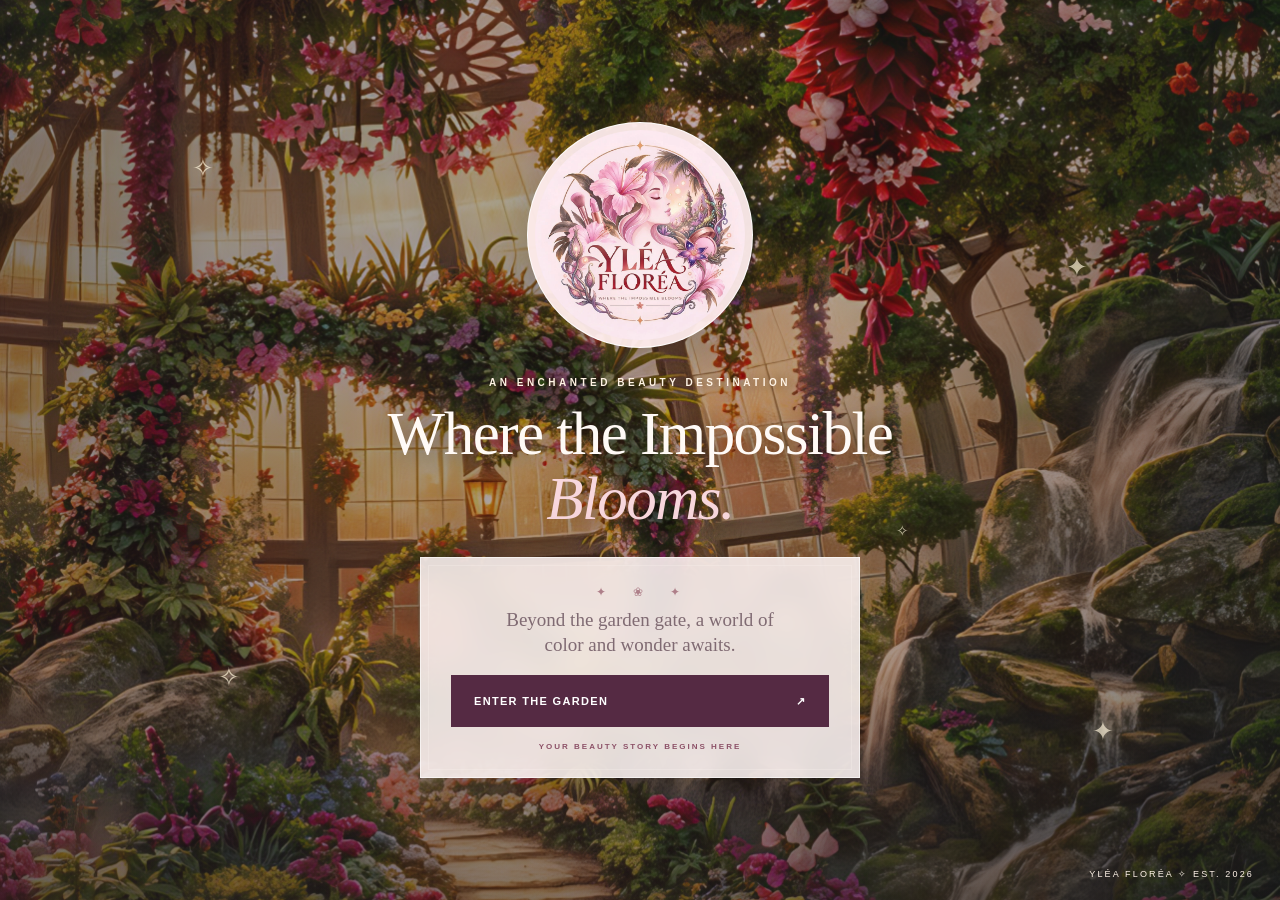
<file: index.html>
<!DOCTYPE html>
<html lang="en">
<head>
  <meta charset="UTF-8" />
  <meta name="viewport" content="width=device-width, initial-scale=1" />
  <meta name="theme-color" content="#9e6072" />
  <meta name="description" content="Step into YLÉA FLORÉA, an enchanting garden of makeup. Where the Impossible Blooms." />
  <title>Welcome to the Garden | YLÉA FLORÉA</title>
  <link rel="icon" href="assets/brand/ylea-florea-logo.webp" />
  <link rel="stylesheet" href="css/styles.css" />
</head>
<body class="landing-body" data-page="landing">
  <main class="landing-page">
    <div class="landing-scene" aria-hidden="true"></div>
    <div class="landing-vignette" aria-hidden="true"></div>
    <div class="floating-sparkles" aria-hidden="true">
      <span>✧</span><span>✦</span><span>✧</span><span>✦</span><span>✧</span>
    </div>
    <section class="landing-content" aria-labelledby="landing-heading">
      <div class="landing-emblem">
        <img src="assets/brand/ylea-florea-logo.webp" alt="YLÉA FLORÉA floral fairy logo" width="280" height="280" />
      </div>
      <p class="landing-overline">AN ENCHANTED BEAUTY DESTINATION</p>
      <h1 id="landing-heading">Where the Impossible <em>Blooms.</em></h1>
      <div class="landing-entry" aria-label="Welcome invitation">
        <span class="land-decor" aria-hidden="true">✦ &nbsp; ❀ &nbsp; ✦</span>
        <p>Beyond the garden gate, a world of color and wonder awaits.</p>
        <a class="btn btn-primary landing-button" href="home.html">Enter the Garden <span aria-hidden="true">↗</span></a>
        <span class="landing-caption">YOUR BEAUTY STORY BEGINS HERE</span>
      </div>
    </section>
    <p class="landing-corner">YLÉA FLORÉA <span aria-hidden="true">✧</span> EST. 2026</p>
  </main>
</body>
</html>
</file>
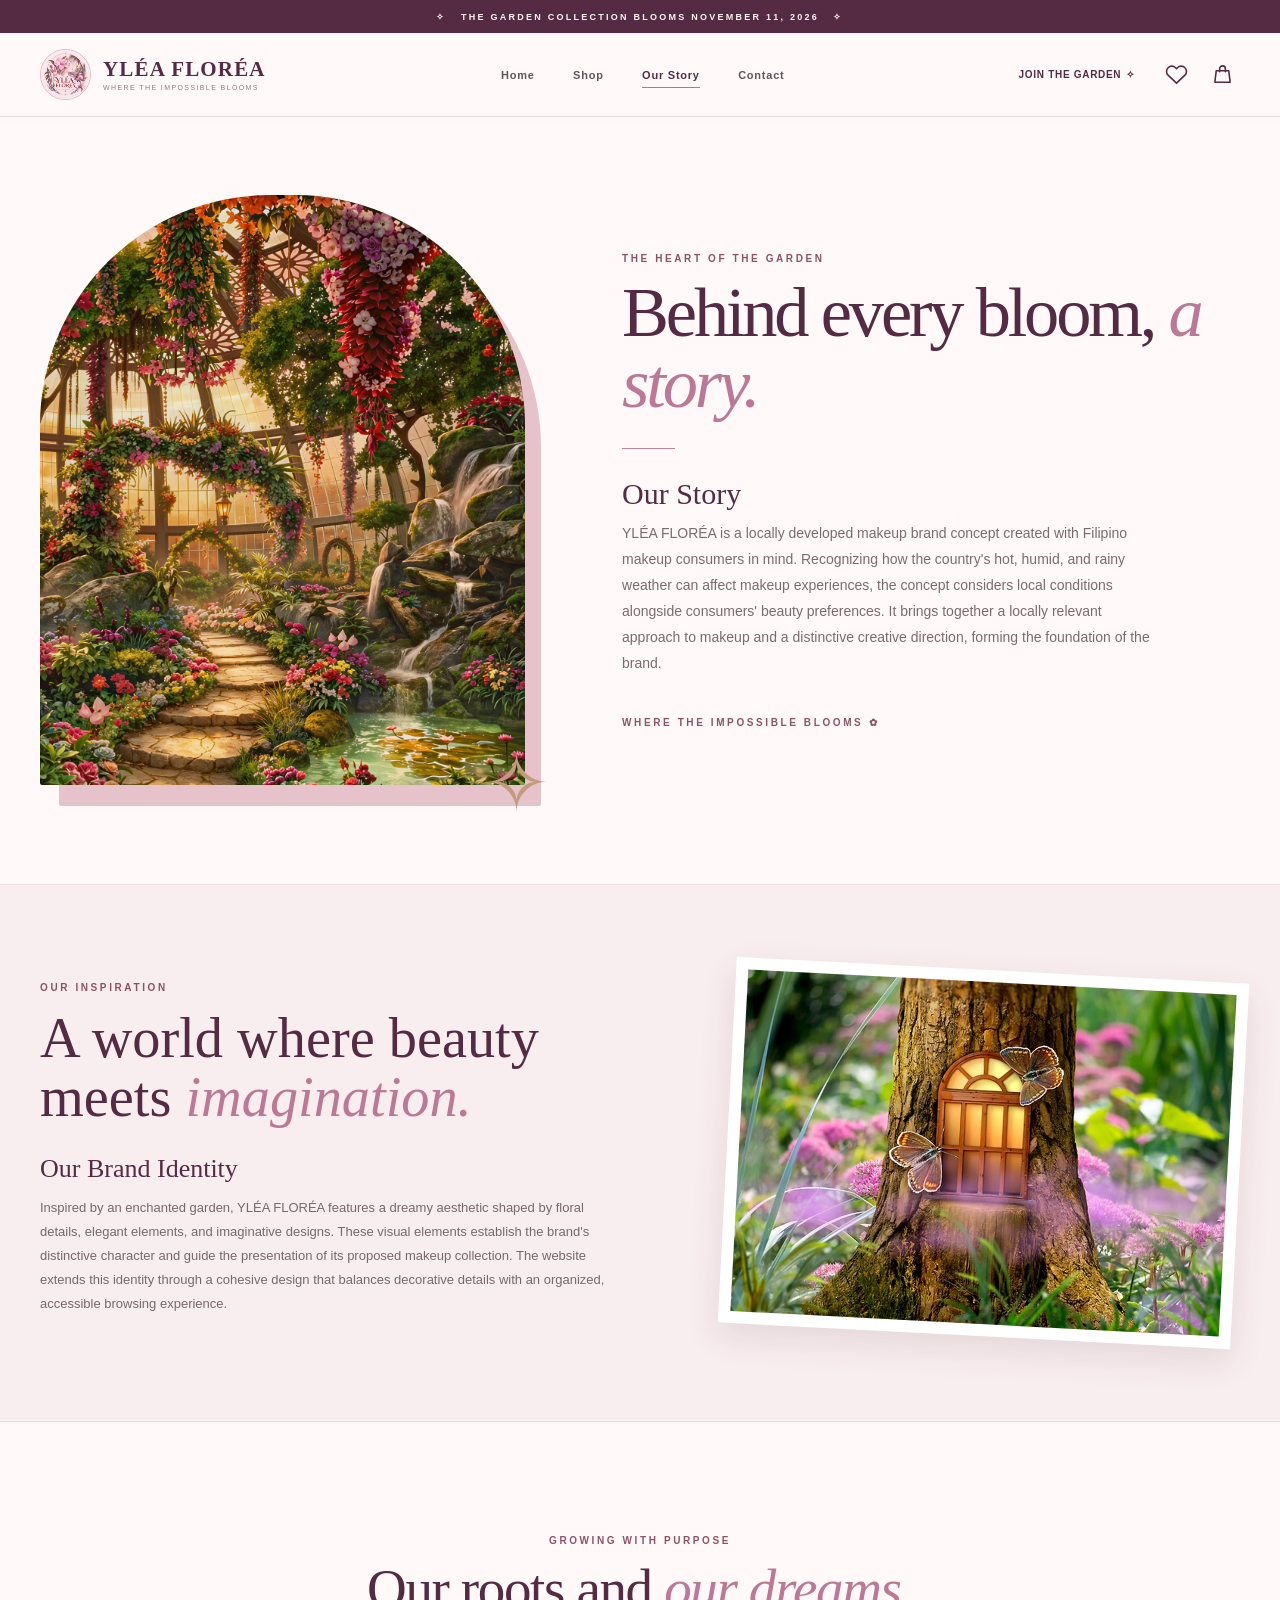
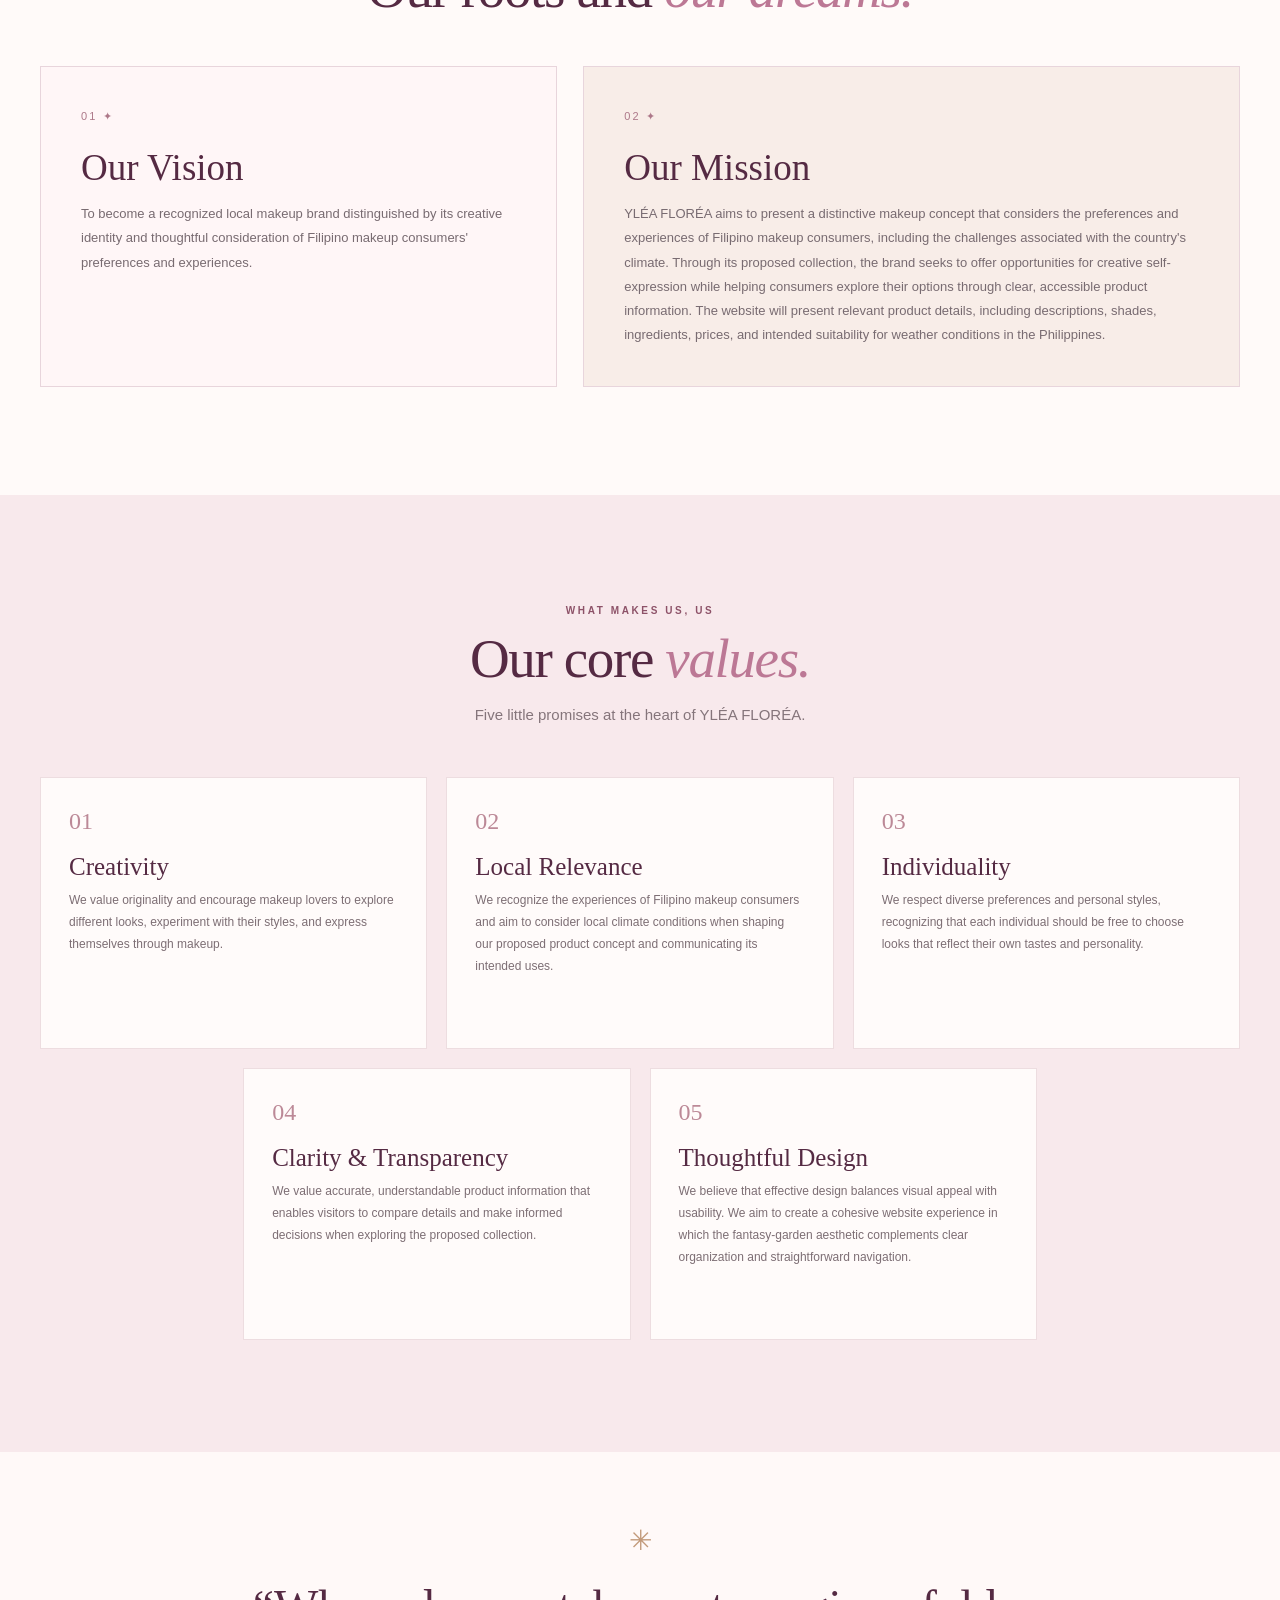
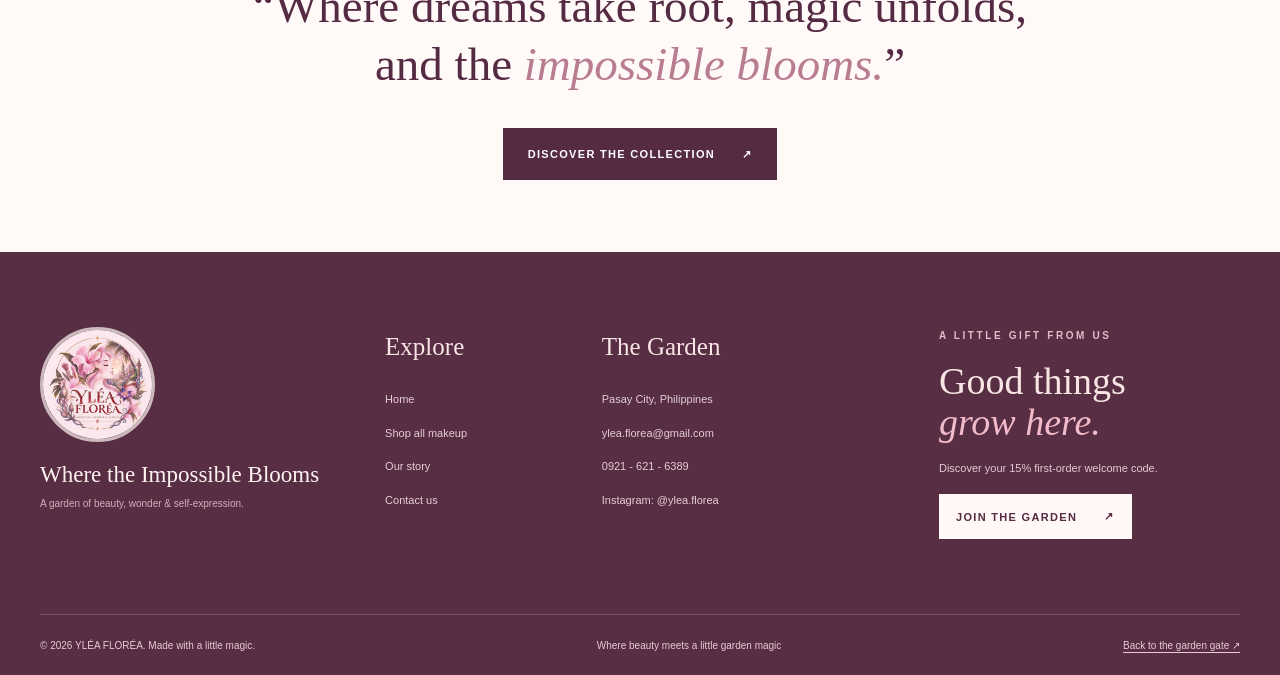
<file: about.html>
<!DOCTYPE html>
<html lang="en">
<head>
  <meta charset="UTF-8" />
  <meta name="viewport" content="width=device-width, initial-scale=1" />
  <meta name="theme-color" content="#fff9f8" />
  <meta name="description" content="Learn about the vision, values and enchanted garden inspiration behind YLÉA FLORÉA makeup." />
  <title>Our Story | YLÉA FLORÉA</title>
  <link rel="icon" href="assets/brand/ylea-florea-logo.webp" />
  <link rel="stylesheet" href="css/styles.css" />
  <script src="js/products.js" defer></script><script src="js/site.js" defer></script>
</head>
<body data-page="about">
  <div id="site-header"></div>
  <main id="main">
    <section class="about-hero container" aria-labelledby="about-title">
      <div class="about-image-frame"><img src="assets/places/garden-entrance.webp" alt="Sunlit fantasy garden filled with flowers, arches and a winding stone path" /><span class="frame-corner" aria-hidden="true">✧</span></div>
      <div class="about-intro-copy">
        <span class="eyebrow">THE HEART OF THE GARDEN</span>
        <h1 id="about-title">Behind every bloom, <em>a story.</em></h1>
        <div class="hero-line"></div>
        <h2>Our Story</h2>
        <p>YLÉA FLORÉA is a locally developed makeup brand concept created with Filipino makeup consumers in mind. Recognizing how the country's hot, humid, and rainy weather can affect makeup experiences, the concept considers local conditions alongside consumers' beauty preferences. It brings together a locally relevant approach to makeup and a distinctive creative direction, forming the foundation of the brand.</p>
        <span class="eyebrow signoff">WHERE THE IMPOSSIBLE BLOOMS ✿</span>
      </div>
    </section>
    <section class="identity-section"><div class="container identity-grid">
      <div><span class="eyebrow">OUR INSPIRATION</span><h2>A world where beauty meets <em>imagination.</em></h2><h3>Our Brand Identity</h3><p>Inspired by an enchanted garden, YLÉA FLORÉA features a dreamy aesthetic shaped by floral details, elegant elements, and imaginative designs. These visual elements establish the brand's distinctive character and guide the presentation of its proposed makeup collection. The website extends this identity through a cohesive design that balances decorative details with an organized, accessible browsing experience.</p></div>
      <div class="identity-image"><img src="assets/places/fairy-tree.webp" alt="Fairy garden tree featuring a glowing miniature doorway and butterflies" loading="lazy" /></div>
    </div></section>
    <section class="container section-space" aria-labelledby="purpose-title"><div class="section-heading centered-heading"><span class="eyebrow">GROWING WITH PURPOSE</span><h2 id="purpose-title">Our roots and <em>our dreams.</em></h2></div><div class="purpose-grid"><article class="purpose-card"><span aria-hidden="true" class="purpose-mark">01 ✦</span><h3>Our Vision</h3><p>To become a recognized local makeup brand distinguished by its creative identity and thoughtful consideration of Filipino makeup consumers' preferences and experiences.</p></article><article class="purpose-card"><span aria-hidden="true" class="purpose-mark">02 ✦</span><h3>Our Mission</h3><p>YLÉA FLORÉA aims to present a distinctive makeup concept that considers the preferences and experiences of Filipino makeup consumers, including the challenges associated with the country's climate. Through its proposed collection, the brand seeks to offer opportunities for creative self-expression while helping consumers explore their options through clear, accessible product information. The website will present relevant product details, including descriptions, shades, ingredients, prices, and intended suitability for weather conditions in the Philippines.</p></article></div></section>
    <section class="values-section" aria-labelledby="values-title"><div class="container"><div class="section-heading centered-heading"><span class="eyebrow">WHAT MAKES US, US</span><h2 id="values-title">Our core <em>values.</em></h2><p>Five little promises at the heart of YLÉA FLORÉA.</p></div><div class="values-grid">
      <article class="value-card"><span>01</span><h3>Creativity</h3><p>We value originality and encourage makeup lovers to explore different looks, experiment with their styles, and express themselves through makeup.</p></article>
      <article class="value-card"><span>02</span><h3>Local Relevance</h3><p>We recognize the experiences of Filipino makeup consumers and aim to consider local climate conditions when shaping our proposed product concept and communicating its intended uses.</p></article>
      <article class="value-card"><span>03</span><h3>Individuality</h3><p>We respect diverse preferences and personal styles, recognizing that each individual should be free to choose looks that reflect their own tastes and personality.</p></article>
      <article class="value-card"><span>04</span><h3>Clarity &amp; Transparency</h3><p>We value accurate, understandable product information that enables visitors to compare details and make informed decisions when exploring the proposed collection.</p></article>
      <article class="value-card"><span>05</span><h3>Thoughtful Design</h3><p>We believe that effective design balances visual appeal with usability. We aim to create a cohesive website experience in which the fantasy-garden aesthetic complements clear organization and straightforward navigation.</p></article>
    </div></div></section>
    <section class="quote-section about-quote"><span class="quote-flower" aria-hidden="true">✳</span><p>“Where dreams take root, magic unfolds,<br />and the <em>impossible blooms.</em>”</p><a class="btn btn-primary" href="products.html">Discover the Collection <span aria-hidden="true">↗</span></a></section>
  </main>
  <div id="site-footer"></div><div id="site-overlays"></div>
</body>
</html>
</file>
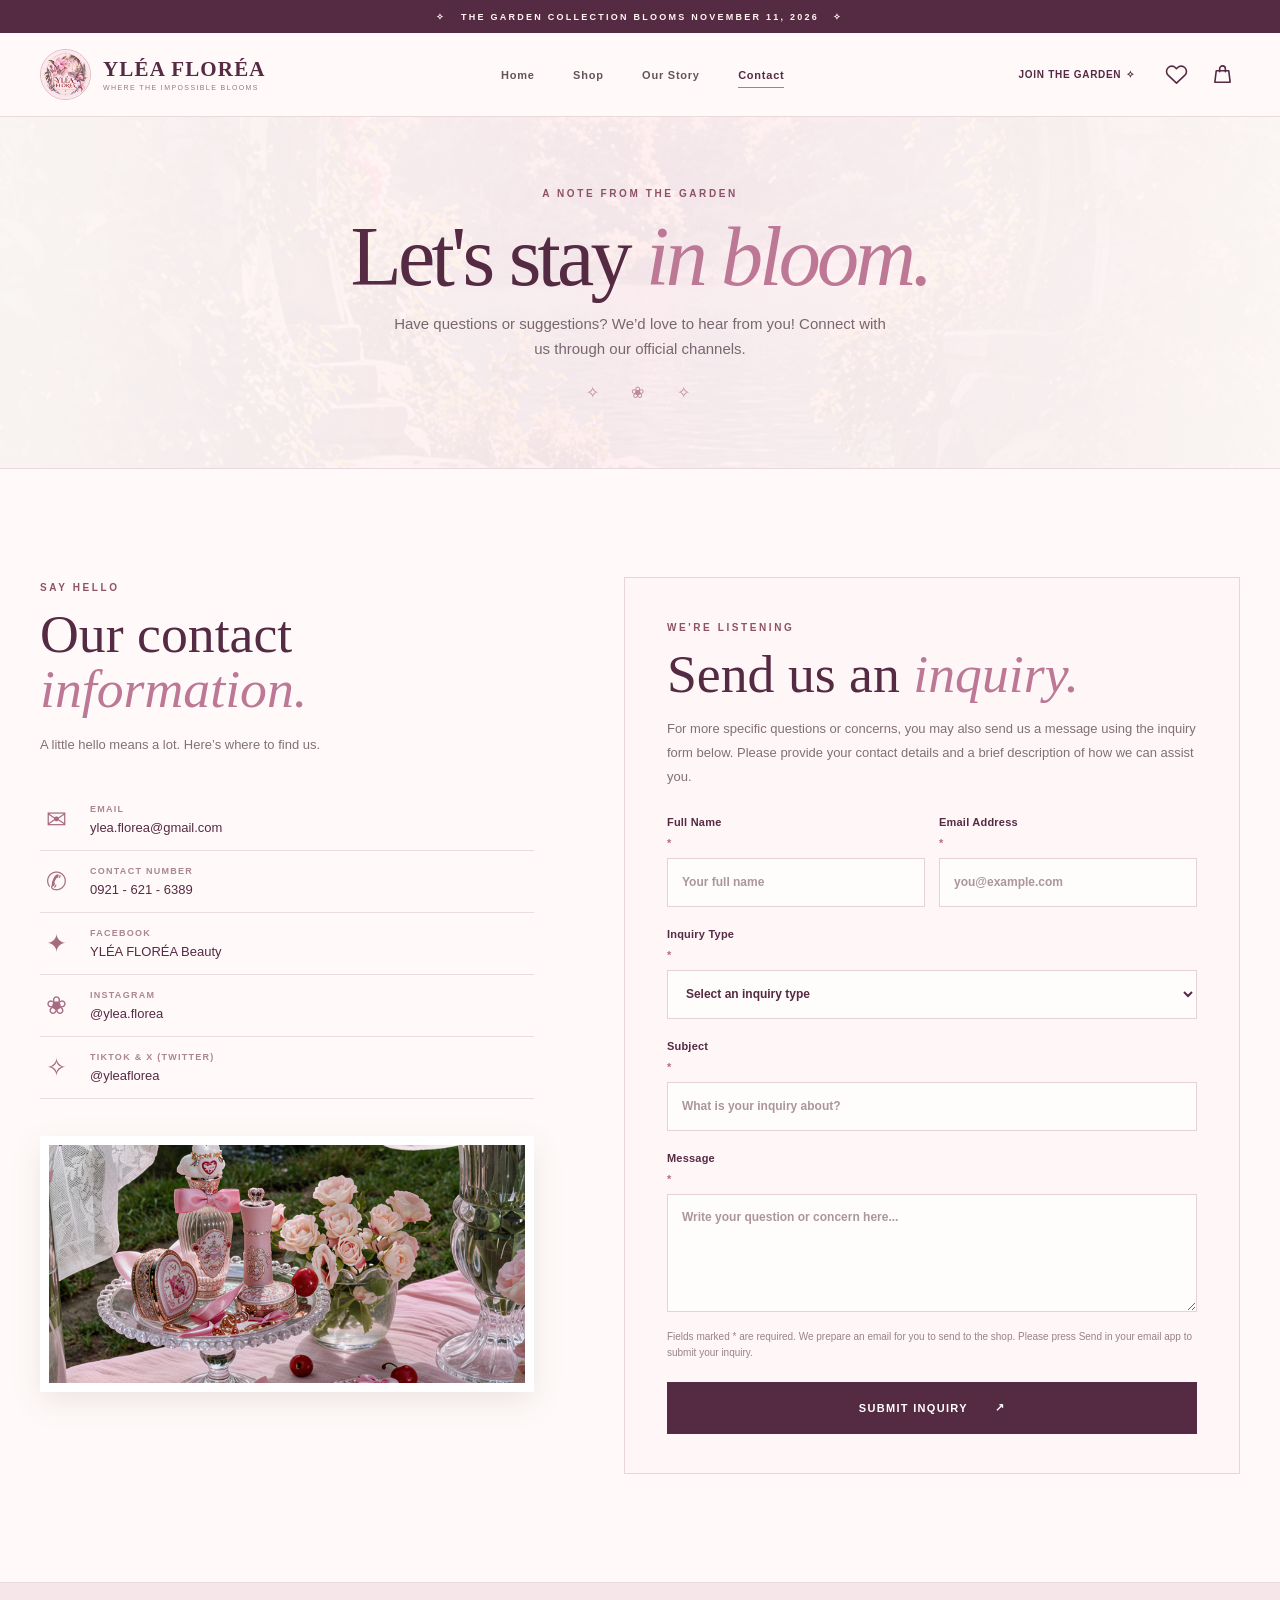
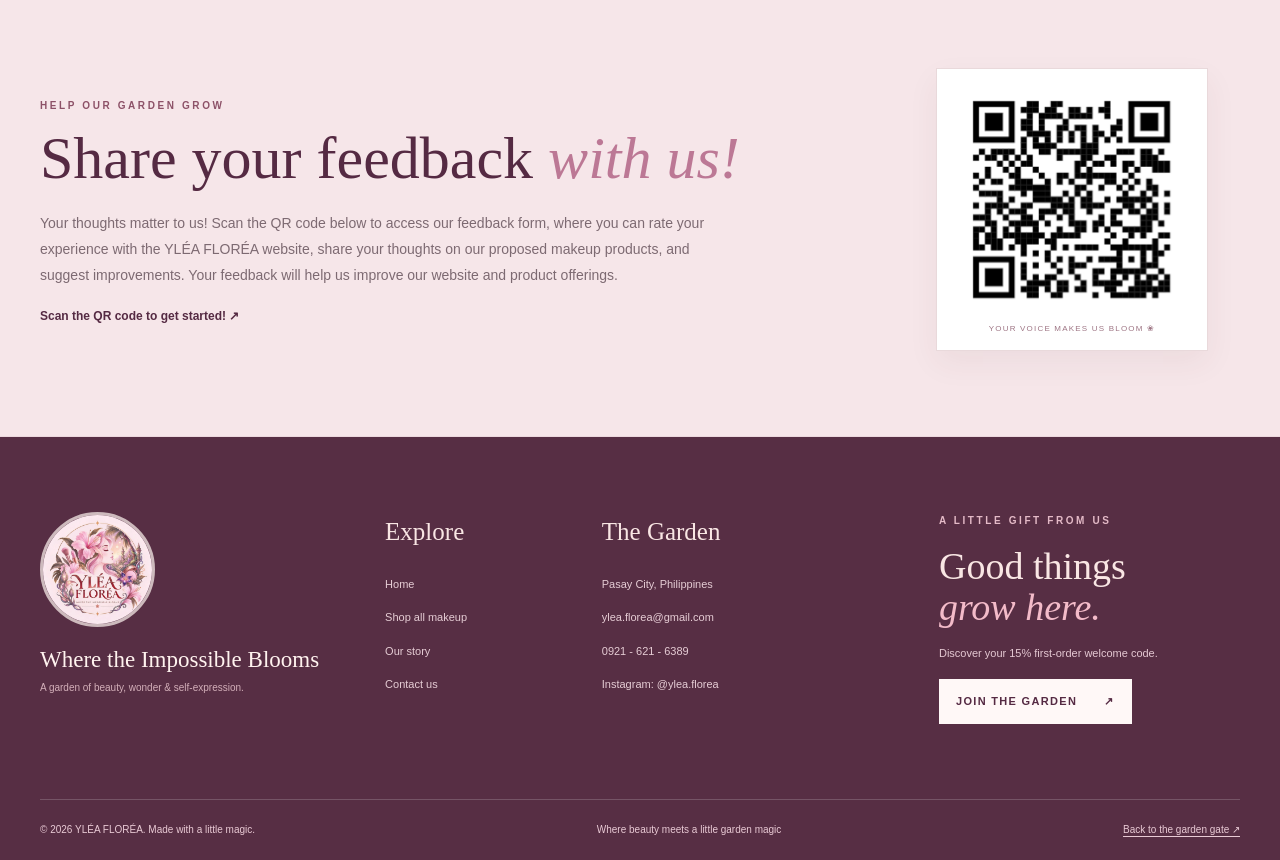
<file: contact.html>
<!DOCTYPE html>
<html lang="en">
<head>
  <meta charset="UTF-8" />
  <meta name="viewport" content="width=device-width, initial-scale=1" />
  <meta name="theme-color" content="#fff9f8" />
  <meta name="description" content="Contact YLÉA FLORÉA, send an inquiry, and share feedback on our enchanted makeup website." />
  <title>Contact Us | YLÉA FLORÉA</title>
  <link rel="icon" href="assets/brand/ylea-florea-logo.webp" />
  <link rel="stylesheet" href="css/styles.css" />
  <script src="js/products.js" defer></script><script src="js/site.js" defer></script>
</head>
<body data-page="contact">
  <div id="site-header"></div>
  <main id="main">
    <section class="inner-hero contact-intro" aria-labelledby="contact-title"><div class="container inner-hero-content"><span class="eyebrow">A NOTE FROM THE GARDEN</span><h1 id="contact-title">Let's stay <em>in bloom.</em></h1><p>Have questions or suggestions? We’d love to hear from you! Connect with us through our official channels.</p><span class="hero-deco" aria-hidden="true">✧ &nbsp; ❀ &nbsp; ✧</span></div></section>
    <section class="container contact-layout section-space" aria-label="Contact details and inquiry form">
      <aside class="contact-information"><span class="eyebrow">SAY HELLO</span><h2>Our contact <em>information.</em></h2><p>A little hello means a lot. Here’s where to find us.</p>
        <div class="contact-links">
          <div class="contact-link"><span class="contact-symbol" aria-hidden="true">✉</span><div><small>EMAIL</small><a href="mailto:ylea.florea@gmail.com">ylea.florea@gmail.com</a></div></div>
          <div class="contact-link"><span class="contact-symbol" aria-hidden="true">✆</span><div><small>CONTACT NUMBER</small><a href="tel:+639216216389">0921 - 621 - 6389</a></div></div>
          <div class="contact-link"><span class="contact-symbol" aria-hidden="true">✦</span><div><small>FACEBOOK</small><span>YLÉA FLORÉA Beauty</span></div></div>
          <div class="contact-link"><span class="contact-symbol" aria-hidden="true">❀</span><div><small>INSTAGRAM</small><span>@ylea.florea</span></div></div>
          <div class="contact-link"><span class="contact-symbol" aria-hidden="true">✧</span><div><small>TIKTOK &amp; X (TWITTER)</small><span>@yleaflorea</span></div></div>
        </div>
        <div class="contact-photo"><img src="assets/places/makeup-stilllife.webp" alt="Dreamy pink makeup collection among lace and rose-colored accessories" loading="lazy" /></div>
      </aside>
      <div class="inquiry-card"><span class="eyebrow">WE'RE LISTENING</span><h2>Send us an <em>inquiry.</em></h2><p>For more specific questions or concerns, you may also send us a message using the inquiry form below. Please provide your contact details and a brief description of how we can assist you.</p>
        <form id="inquiry-form" class="inquiry-form" novalidate>
          <div class="field-row"><label>Full Name <span aria-hidden="true">*</span><input type="text" name="name" autocomplete="name" placeholder="Your full name" maxlength="100" required /></label><label>Email Address <span aria-hidden="true">*</span><input type="email" name="email" autocomplete="email" placeholder="you@example.com" maxlength="150" required /></label></div>
          <label>Inquiry Type <span aria-hidden="true">*</span><select name="type" required><option value="" disabled selected>Select an inquiry type</option><option>Product Inquiry</option><option>Order Concern</option><option>Product Availability</option><option>Collaboration</option><option>Website Concern</option><option>Other</option></select></label>
          <label>Subject <span aria-hidden="true">*</span><input type="text" name="subject" placeholder="What is your inquiry about?" maxlength="150" required /></label>
          <label>Message <span aria-hidden="true">*</span><textarea name="message" rows="5" placeholder="Write your question or concern here..." maxlength="2000" required></textarea></label>
          <p class="form-smallprint">Fields marked * are required. We prepare an email for you to send to the shop. Please press Send in your email app to submit your inquiry.</p>
          <button class="btn btn-primary btn-full" type="submit">Submit Inquiry <span aria-hidden="true">↗</span></button>
          <div id="inquiry-success" class="form-success" aria-live="polite" hidden></div>
        </form>
      </div>
    </section>
    <section class="feedback-section" aria-labelledby="feedback-title"><div class="container feedback-grid"><div><span class="eyebrow">HELP OUR GARDEN GROW</span><h2 id="feedback-title">Share your feedback <em>with us!</em></h2><p>Your thoughts matter to us! Scan the QR code below to access our feedback form, where you can rate your experience with the YLÉA FLORÉA website, share your thoughts on our proposed makeup products, and suggest improvements. Your feedback will help us improve our website and product offerings.</p><span class="feedback-action">Scan the QR code to get started! <span aria-hidden="true">↗</span></span></div><div class="qr-card"><img src="assets/brand/feedback-qr.png" alt="QR code from the YLÉA FLORÉA feedback form in the supplied website document" loading="lazy" width="235" height="235" /><span>YOUR VOICE MAKES US BLOOM ❀</span></div></div></section>
  </main>
  <div id="site-footer"></div><div id="site-overlays"></div>
</body>
</html>
</file>
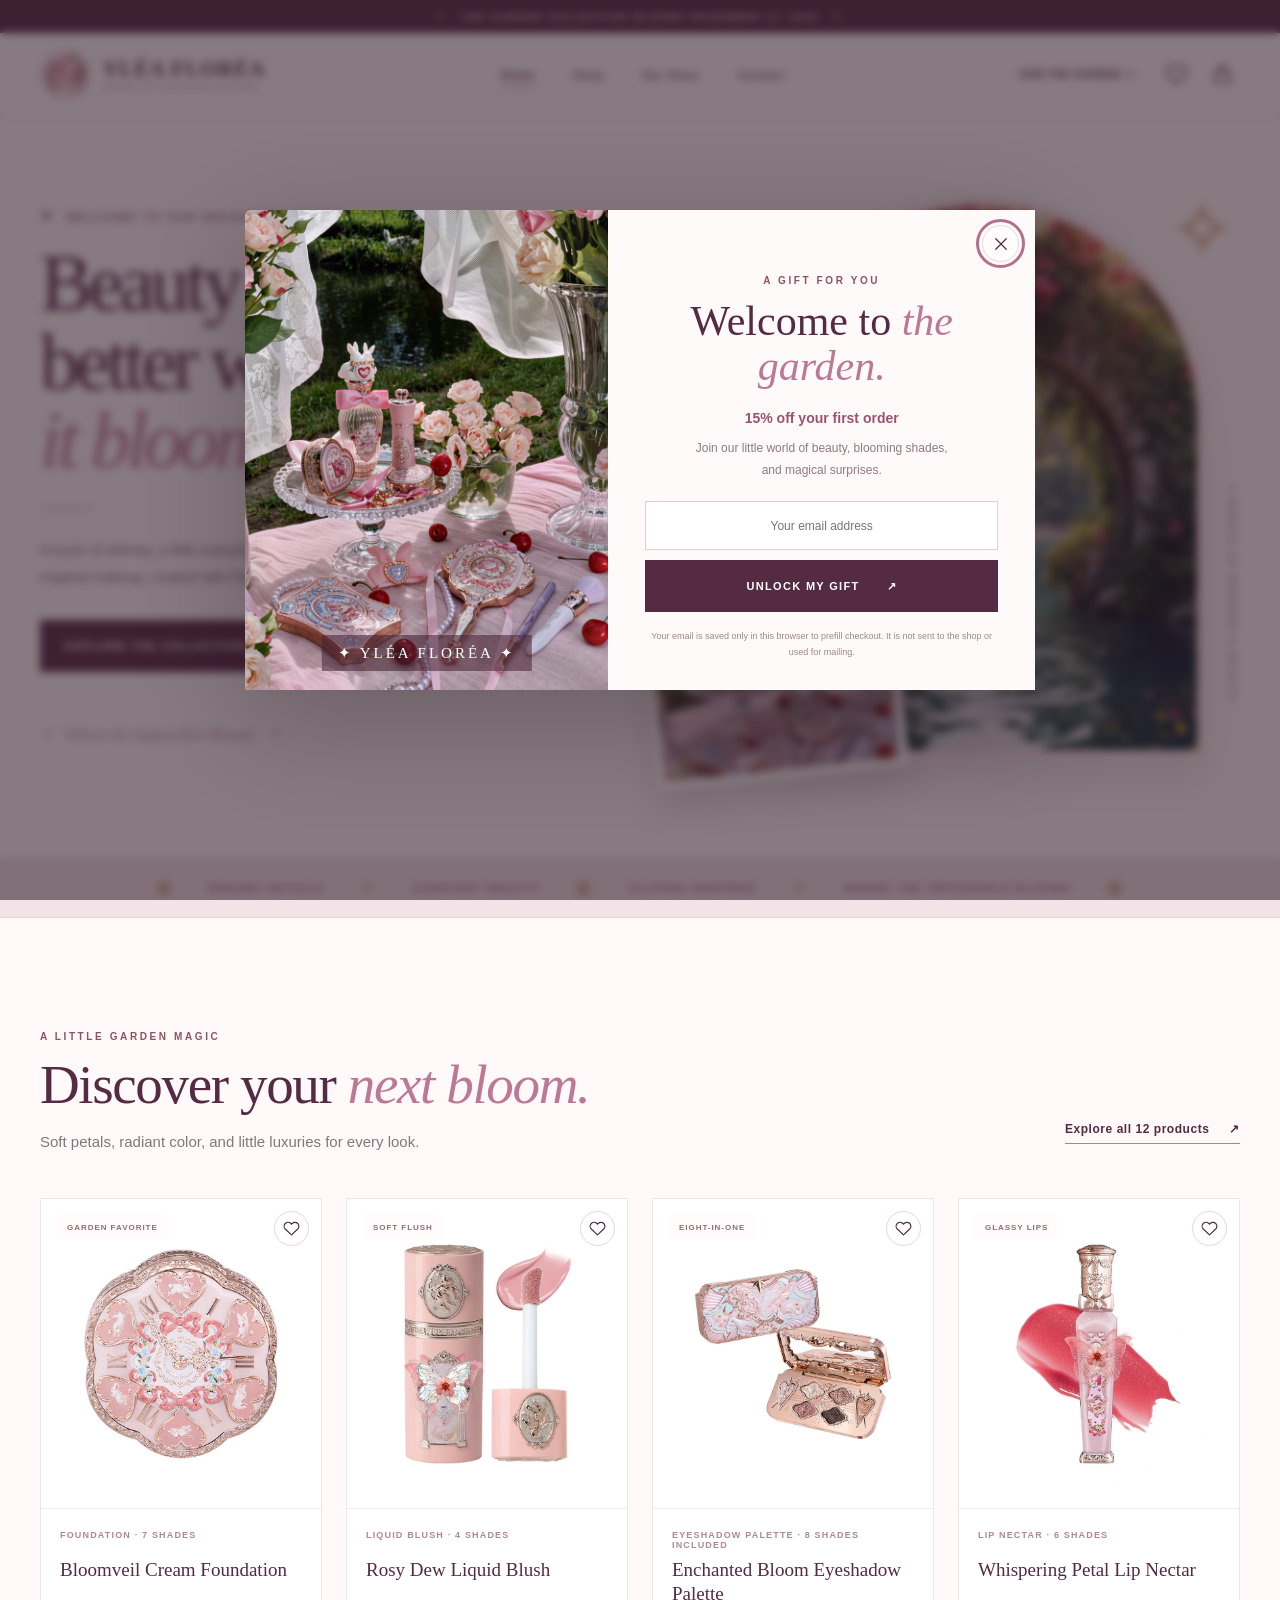
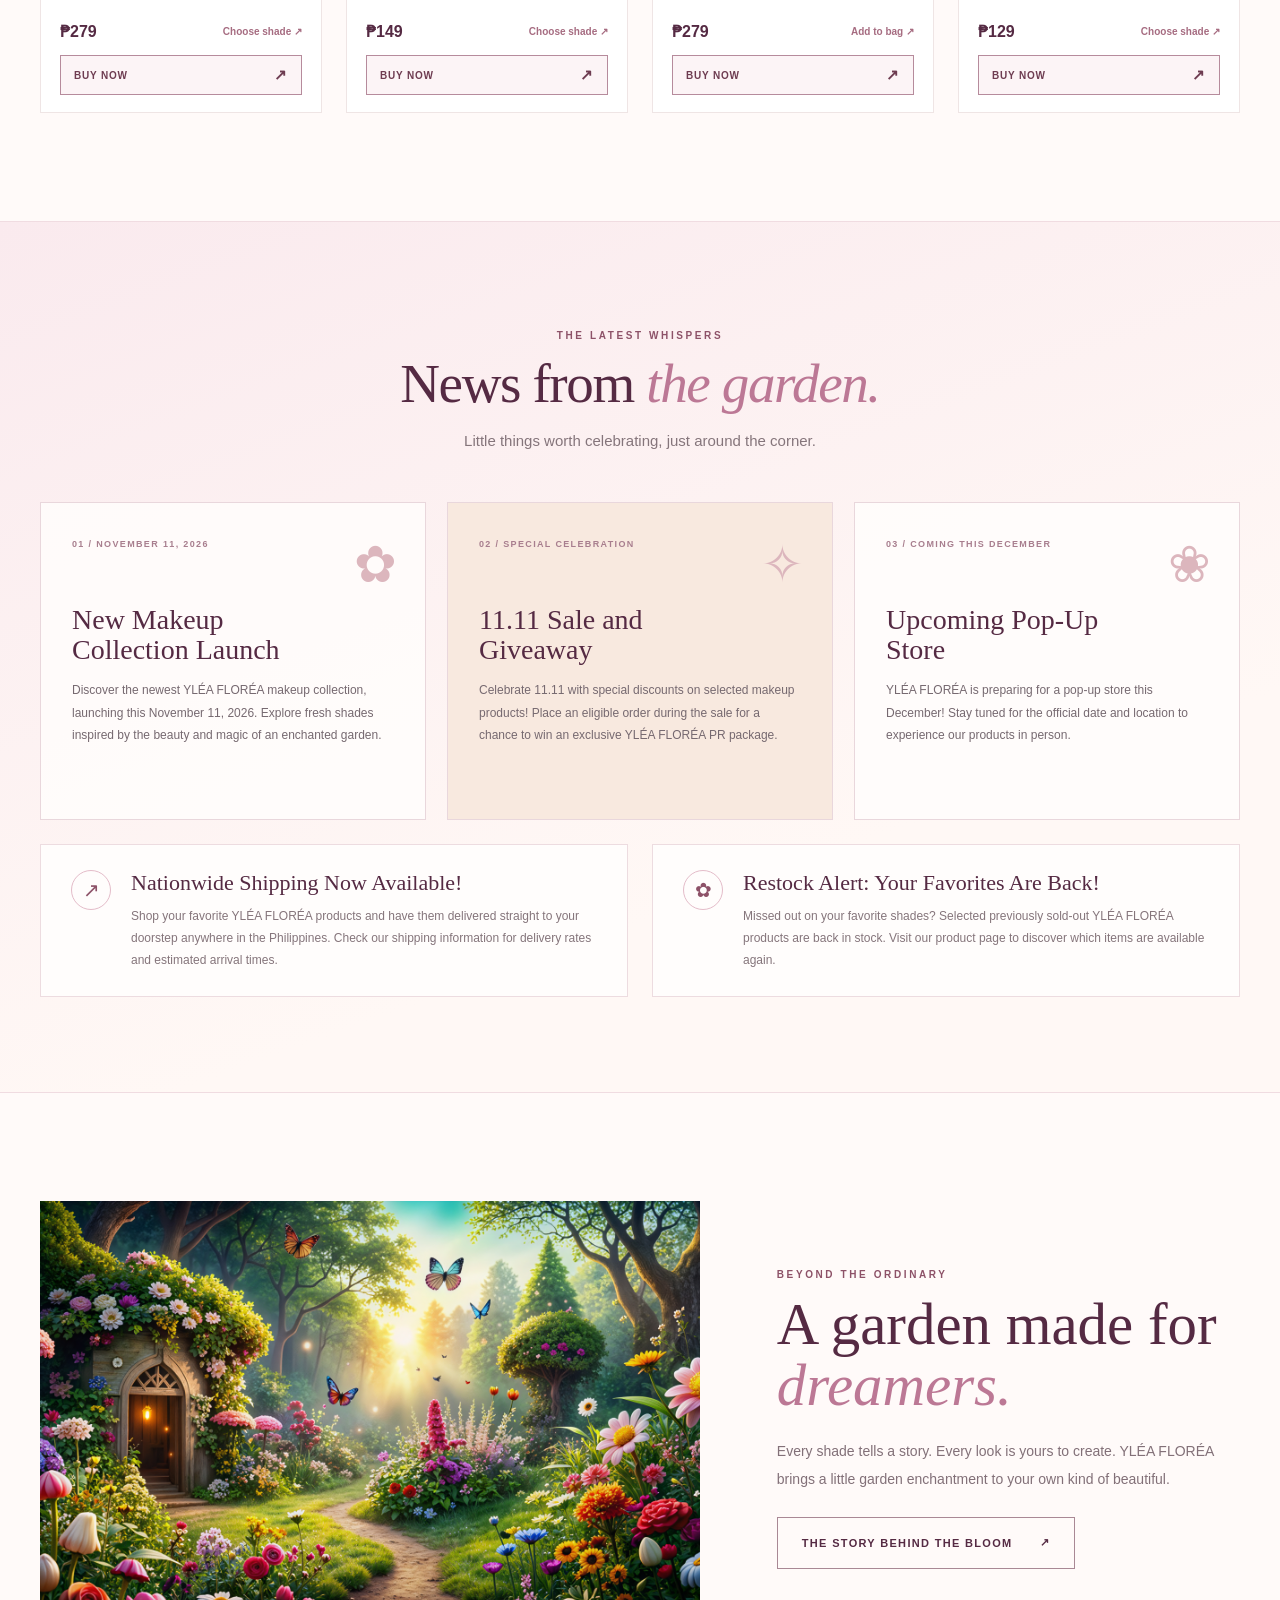
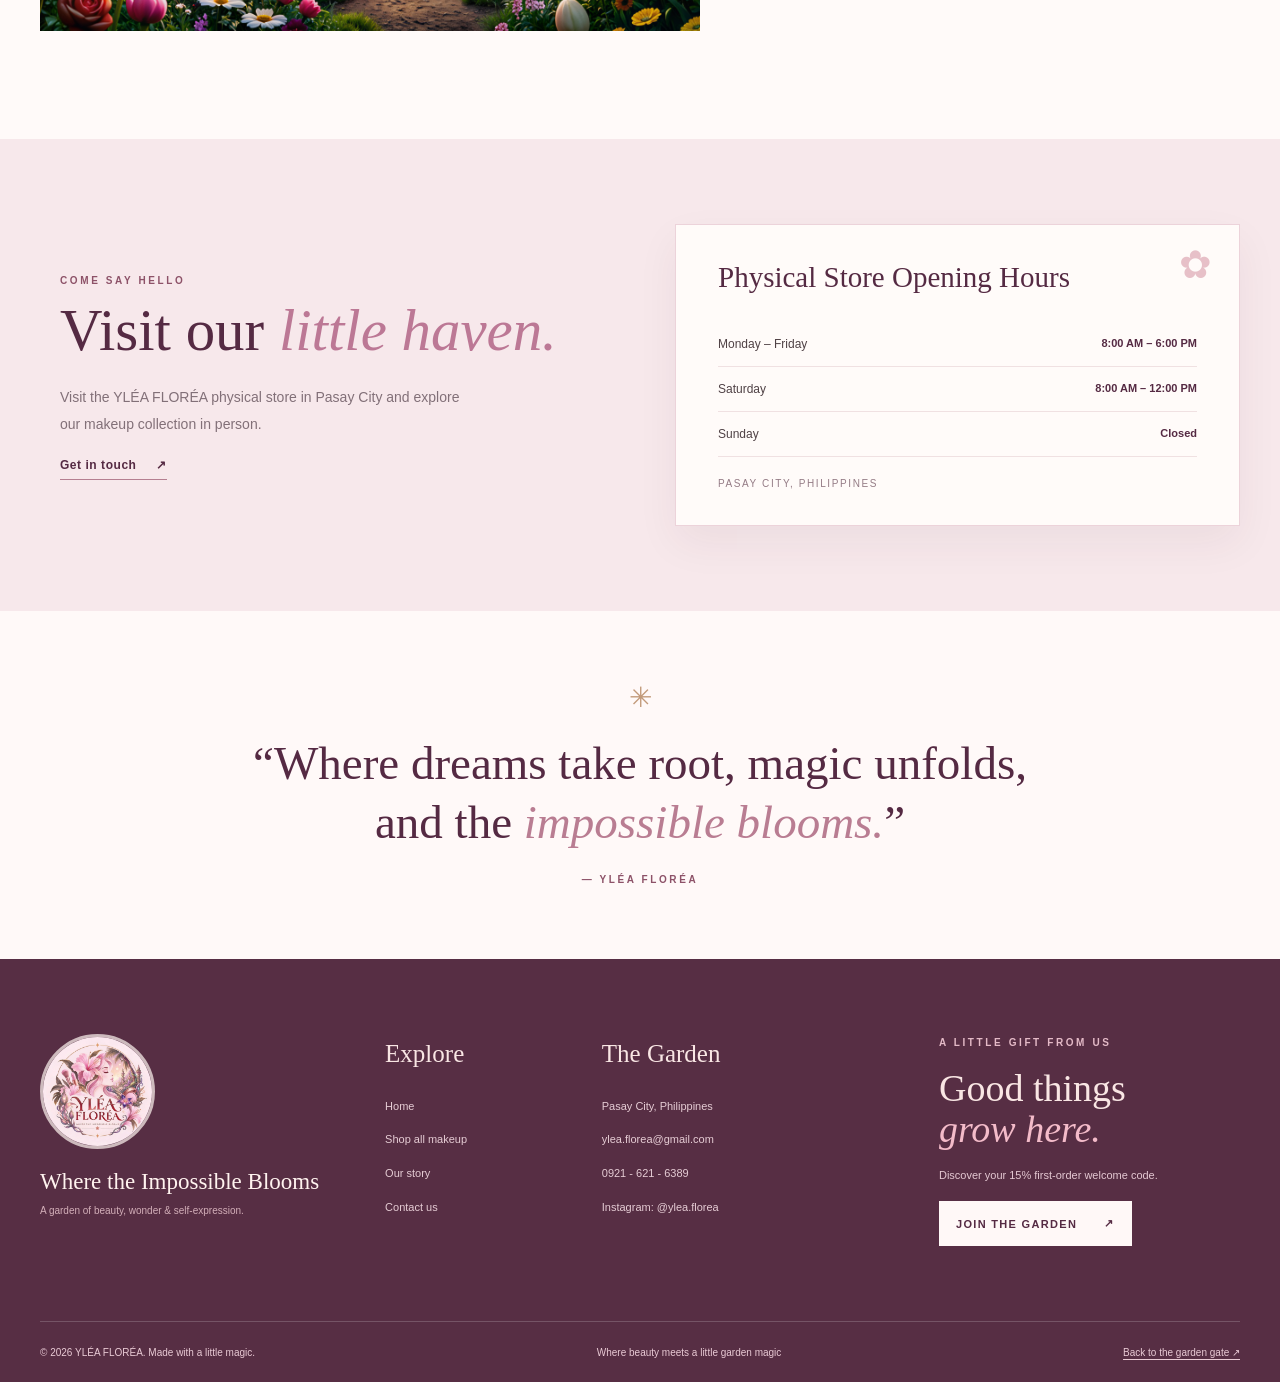
<file: home.html>
<!DOCTYPE html>
<html lang="en">
<head>
  <meta charset="UTF-8" />
  <meta name="viewport" content="width=device-width, initial-scale=1" />
  <meta name="theme-color" content="#fff9f8" />
  <meta name="description" content="Discover the enchanted beauty of YLÉA FLORÉA. Floral-inspired makeup designed with Filipino beauty lovers in mind." />
  <title>Home | YLÉA FLORÉA</title>
  <link rel="icon" href="assets/brand/ylea-florea-logo.webp" />
  <link rel="stylesheet" href="css/styles.css" />
  <script src="js/products.js" defer></script>
  <script src="js/site.js" defer></script>
</head>
<body data-page="home">
  <div id="site-header"></div>
  <main id="main">
    <section class="home-hero container" aria-labelledby="home-title">
      <div class="home-hero-copy">
        <span class="eyebrow"><span class="tiny-diamond" aria-hidden="true">✦</span> WELCOME TO OUR ENCHANTED WORLD</span>
        <h1 id="home-title">Beauty is<br />better when<br /><em>it blooms.</em></h1>
        <div class="hero-line"></div>
        <p class="hero-intro">A touch of whimsy, a little everyday wonder. Discover garden-inspired makeup, created with Filipino beauty lovers in mind.</p>
        <div class="hero-actions">
          <a class="btn btn-primary" href="products.html">Explore the Collection <span aria-hidden="true">↗</span></a>
          <a class="text-link" href="about.html">Discover our story <span aria-hidden="true">↗</span></a>
        </div>
        <p class="hero-footnote">✧ &nbsp; Where the Impossible Blooms &nbsp; ✧</p>
      </div>
      <div class="home-hero-visual">
        <div class="hero-image-arch">
          <img src="assets/places/garden-arch.webp" alt="Sunlit enchanted stone arch surrounded by vibrant pink blossoms" fetchpriority="high" />
        </div>
        <div class="hero-sun" aria-hidden="true">✧</div>
        <div class="hero-sticker"><span>NEW</span><strong>11.11</strong><small>COLLECTION</small></div>
        <div class="hero-floating-photo"><img src="assets/places/makeup-stilllife.webp" alt="Pastel pink ornate beauty collection displayed among flowers" /></div>
        <span class="hero-side-caption">A WORLD OF WONDER &amp; BEAUTY</span>
      </div>
    </section>

    <section class="marquee-strip" aria-label="Brand spirit">
      <div class="marquee-inner"><span>❀</span> DREAMY DETAILS <span>✧</span> EVERYDAY BEAUTY <span>❀</span> FILIPINO-INSPIRED <span>✧</span> WHERE THE IMPOSSIBLE BLOOMS <span>❀</span></div>
    </section>

    <section class="section-space container" aria-labelledby="featured-heading">
      <div class="section-heading split-heading">
        <div>
          <span class="eyebrow">A LITTLE GARDEN MAGIC</span>
          <h2 id="featured-heading">Discover your <em>next bloom.</em></h2>
          <p>Soft petals, radiant color, and little luxuries for every look.</p>
        </div>
        <a class="text-link" href="products.html">Explore all 12 products <span aria-hidden="true">↗</span></a>
      </div>
      <div class="product-grid featured-grid" id="featured-products"></div>
    </section>

    <section class="story-banner" aria-labelledby="notes-heading">
      <div class="container">
        <div class="section-heading centered-heading">
          <span class="eyebrow">THE LATEST WHISPERS</span>
          <h2 id="notes-heading">News from <em>the garden.</em></h2>
          <p>Little things worth celebrating, just around the corner.</p>
        </div>
        <div class="news-grid">
          <article class="news-card">
            <span class="news-number">01 / NOVEMBER 11, 2026</span>
            <span class="news-icon" aria-hidden="true">✿</span>
            <h3>New Makeup Collection Launch</h3>
            <p>Discover the newest YLÉA FLORÉA makeup collection, launching this November 11, 2026. Explore fresh shades inspired by the beauty and magic of an enchanted garden.</p>
          </article>
          <article class="news-card news-card-warm">
            <span class="news-number">02 / SPECIAL CELEBRATION</span>
            <span class="news-icon" aria-hidden="true">✧</span>
            <h3>11.11 Sale and Giveaway</h3>
            <p>Celebrate 11.11 with special discounts on selected makeup products! Place an eligible order during the sale for a chance to win an exclusive YLÉA FLORÉA PR package.</p>
          </article>
          <article class="news-card">
            <span class="news-number">03 / COMING THIS DECEMBER</span>
            <span class="news-icon" aria-hidden="true">❀</span>
            <h3>Upcoming Pop-Up Store</h3>
            <p>YLÉA FLORÉA is preparing for a pop-up store this December! Stay tuned for the official date and location to experience our products in person.</p>
          </article>
        </div>
        <div class="news-briefs">
          <div class="news-brief"><span class="brief-icon" aria-hidden="true">↗</span><div><h3>Nationwide Shipping Now Available!</h3><p>Shop your favorite YLÉA FLORÉA products and have them delivered straight to your doorstep anywhere in the Philippines. Check our shipping information for delivery rates and estimated arrival times.</p></div></div>
          <div class="news-brief"><span class="brief-icon" aria-hidden="true">✿</span><div><h3>Restock Alert: Your Favorites Are Back!</h3><p>Missed out on your favorite shades? Selected previously sold-out YLÉA FLORÉA products are back in stock. Visit our product page to discover which items are available again.</p></div></div>
        </div>
      </div>
    </section>

    <section class="garden-moment container section-space" aria-labelledby="garden-moment-heading">
      <div class="garden-moment-image"><img src="assets/places/enchanted-garden.webp" alt="Colorful magical flower garden with fluttering butterflies and a little cottage" loading="lazy" /></div>
      <div class="garden-moment-copy">
        <span class="eyebrow">BEYOND THE ORDINARY</span>
        <h2 id="garden-moment-heading">A garden made for <em>dreamers.</em></h2>
        <p>Every shade tells a story. Every look is yours to create. YLÉA FLORÉA brings a little garden enchantment to your own kind of beautiful.</p>
        <a class="btn btn-outline" href="about.html">The story behind the bloom <span aria-hidden="true">↗</span></a>
      </div>
    </section>

    <section class="visit-section" aria-labelledby="visit-title">
      <div class="container visit-wrap">
        <div>
          <span class="eyebrow">COME SAY HELLO</span>
          <h2 id="visit-title">Visit our <em>little haven.</em></h2>
          <p>Visit the YLÉA FLORÉA physical store in Pasay City and explore our makeup collection in person.</p>
          <a class="text-link" href="contact.html">Get in touch <span aria-hidden="true">↗</span></a>
        </div>
        <div class="hours-card">
          <span class="hours-icon" aria-hidden="true">✿</span>
          <h3>Physical Store Opening Hours</h3>
          <div class="hours-row"><span>Monday – Friday</span><strong>8:00 AM – 6:00 PM</strong></div>
          <div class="hours-row"><span>Saturday</span><strong>8:00 AM – 12:00 PM</strong></div>
          <div class="hours-row"><span>Sunday</span><strong>Closed</strong></div>
          <small>Pasay City, Philippines</small>
        </div>
      </div>
    </section>

    <section class="quote-section" aria-label="Brand quote">
      <span class="quote-flower" aria-hidden="true">✳</span>
      <p>“Where dreams take root, magic unfolds,<br />and the <em>impossible blooms.</em>”</p>
      <span class="eyebrow">— YLÉA FLORÉA</span>
    </section>
  </main>
  <div id="site-footer"></div>
  <div id="site-overlays"></div>
</body>
</html>
</file>
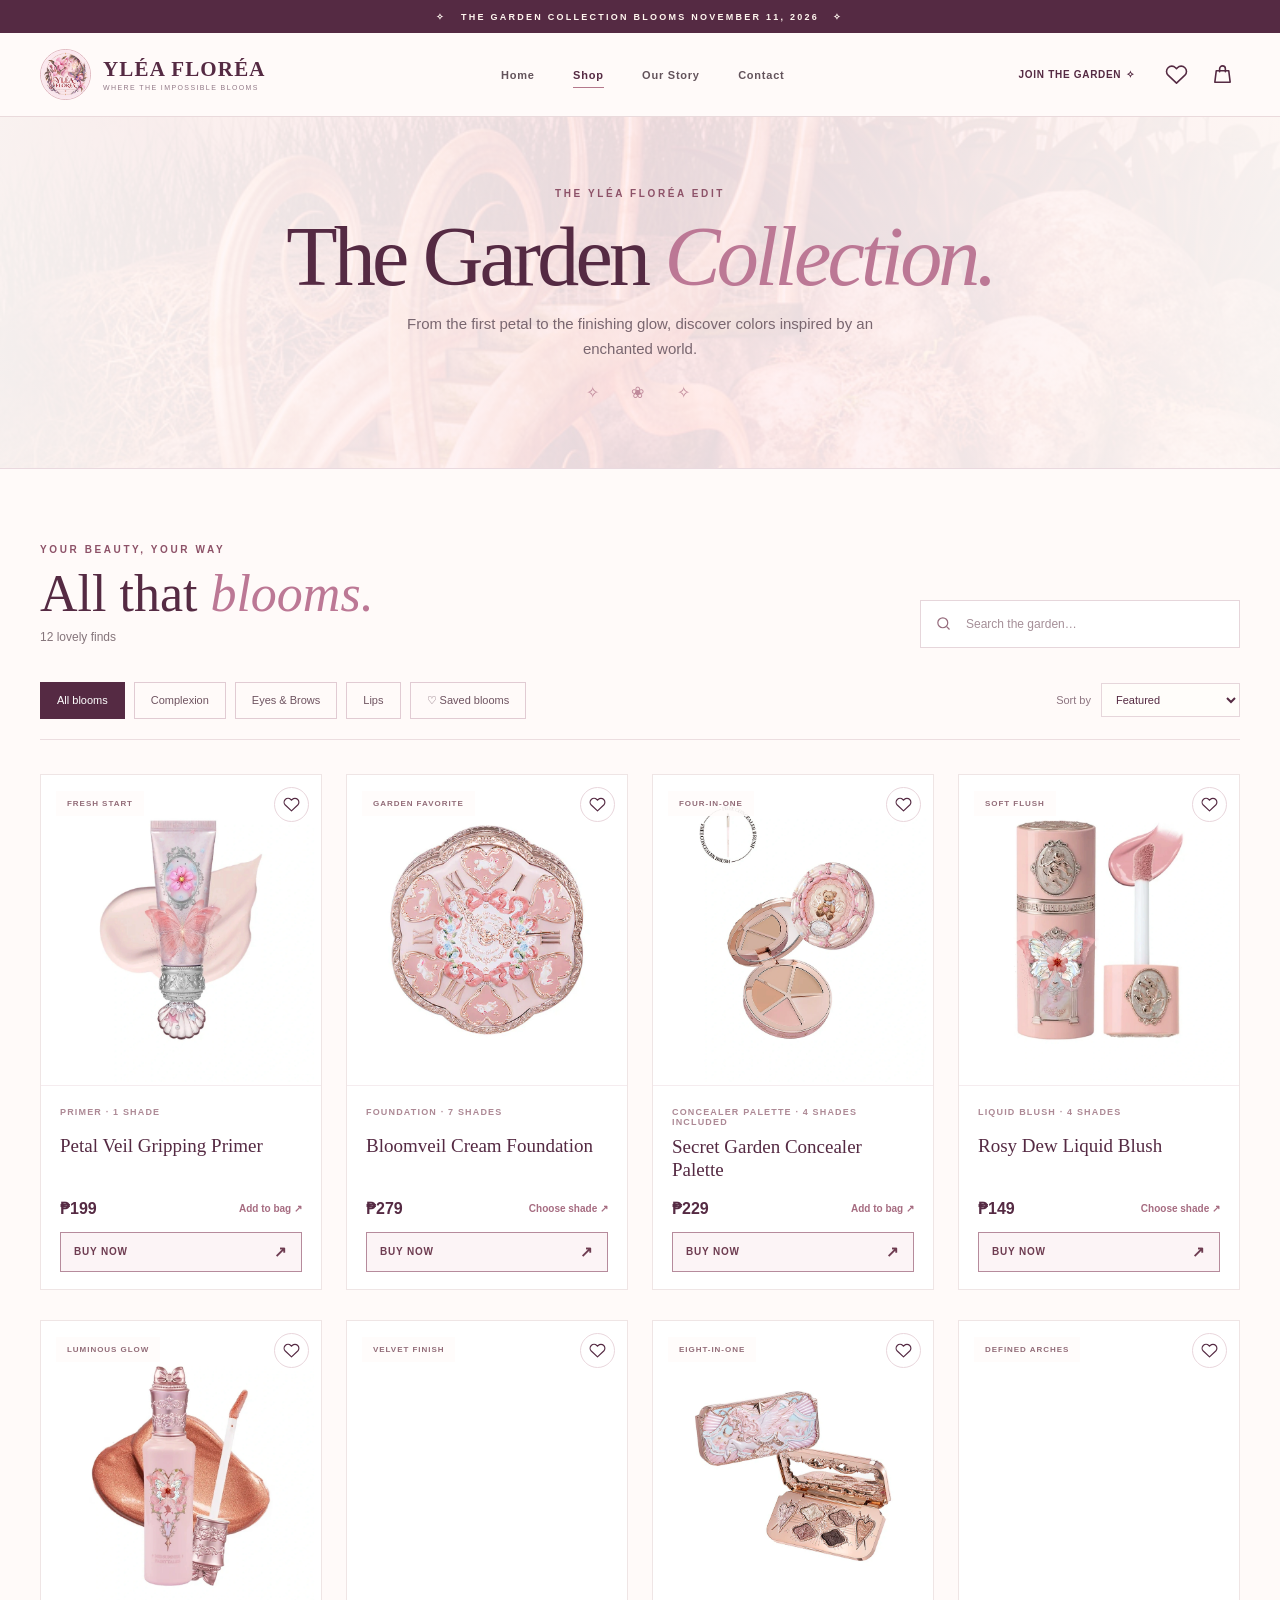
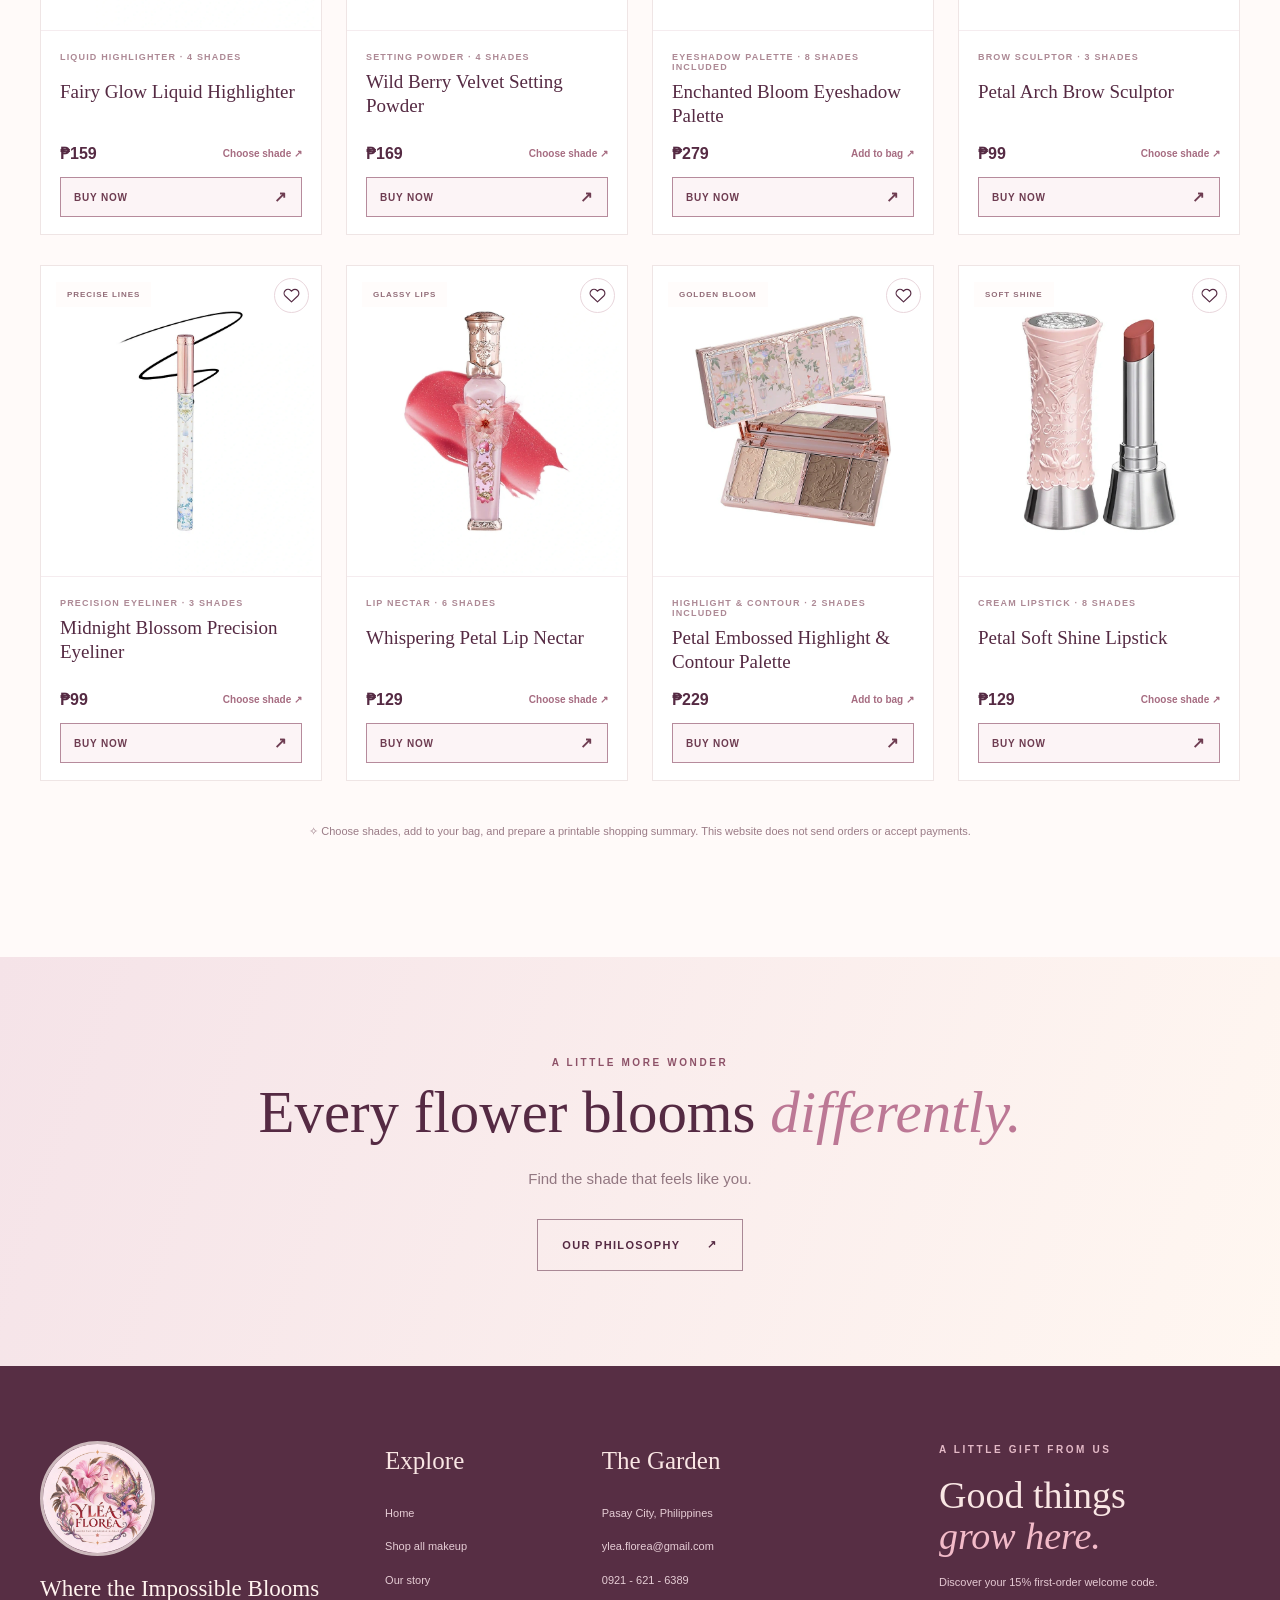
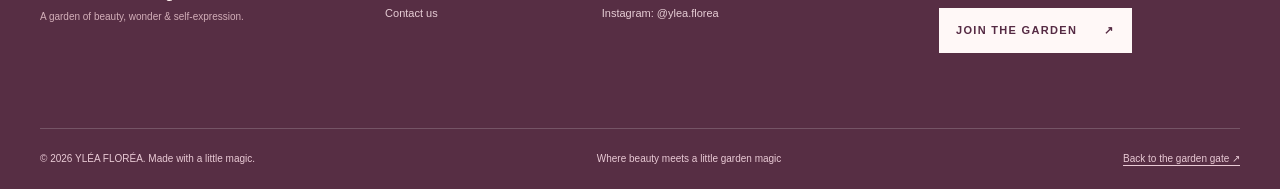
<file: products.html>
<!DOCTYPE html>
<html lang="en">
<head>
  <meta charset="UTF-8" />
  <meta name="viewport" content="width=device-width, initial-scale=1" />
  <meta name="theme-color" content="#fff9f8" />
  <meta name="description" content="Explore all 12 YLÉA FLORÉA makeup products, prices, and available shades in our enchanted garden collection." />
  <title>The Collection | YLÉA FLORÉA</title>
  <link rel="icon" href="assets/brand/ylea-florea-logo.webp" />
  <link rel="stylesheet" href="css/styles.css" />
  <script src="js/products.js" defer></script>
  <script src="js/site.js" defer></script>
</head>
<body data-page="products">
  <div id="site-header"></div>
  <main id="main">
    <section class="inner-hero shop-intro">
      <div class="container inner-hero-content">
        <span class="eyebrow">THE YLÉA FLORÉA EDIT</span>
        <h1>The Garden <em>Collection.</em></h1>
        <p>From the first petal to the finishing glow, discover colors inspired by an enchanted world.</p>
        <span class="hero-deco" aria-hidden="true">✧ &nbsp; ❀ &nbsp; ✧</span>
      </div>
    </section>
    <section class="container shop-section" aria-label="Browse our makeup collection">
      <div class="shop-toolbar-top">
        <div class="shop-toolbar-title"><span class="eyebrow">YOUR BEAUTY, YOUR WAY</span><h2>All that <em>blooms.</em></h2><p id="product-count" aria-live="polite">12 lovely finds</p></div>
        <label class="search-field"><span class="sr-only">Search products</span><svg viewBox="0 0 24 24" aria-hidden="true"><circle cx="11" cy="11" r="7"></circle><path d="m16.5 16.5 4 4"></path></svg><input id="product-search" type="search" placeholder="Search the garden…" autocomplete="off" /></label>
      </div>
      <div class="filter-row">
        <div class="filter-chips" role="group" aria-label="Product category">
          <button class="filter-chip is-active" data-category="all" aria-pressed="true">All blooms</button>
          <button class="filter-chip" data-category="complexion" aria-pressed="false">Complexion</button>
          <button class="filter-chip" data-category="eyes" aria-pressed="false">Eyes &amp; Brows</button>
          <button class="filter-chip" data-category="lips" aria-pressed="false">Lips</button>
          <button class="filter-chip filter-favorites" data-category="favorites" aria-pressed="false">♡ Saved blooms</button>
        </div>
        <label class="sort-field">Sort by <select id="product-sort"><option value="featured">Featured</option><option value="price-asc">Price: low to high</option><option value="price-desc">Price: high to low</option><option value="name">Name: A to Z</option></select></label>
      </div>
      <div class="product-grid shop-grid" id="all-products"></div>
      <div class="empty-state" id="product-empty" hidden><span aria-hidden="true">✿</span><h3>No blooms found here.</h3><p>Try a different search or explore all our makeup treasures.</p><button class="btn btn-outline" id="clear-filters">Show all products</button></div>
      <p class="shop-note">✧ Choose shades, add to your bag, and prepare a printable shopping summary. This website does not send orders or accept payments.</p>
    </section>
    <section class="shop-end-cta"><div class="container"><span class="eyebrow">A LITTLE MORE WONDER</span><h2>Every flower blooms <em>differently.</em></h2><p>Find the shade that feels like you.</p><a class="btn btn-outline" href="about.html">Our Philosophy <span aria-hidden="true">↗</span></a></div></section>
  </main>
  <div id="site-footer"></div>
  <div id="site-overlays"></div>
</body>
</html>
</file>
<file: css/styles.css>
/* YLÉA FLORÉA | Enchanted garden makeup storefront */
:root {
  --cream: #fffaf9;
  --paper: #fffdfb;
  --rose-mist: #fbf0f1;
  --rose-blush: #f4dfe4;
  --soft-rose: #eabecb;
  --rose: #b4778b;
  --berry: #8d5268;
  --plum: #552a43;
  --deep: #432334;
  --gold: #c6a17d;
  --sage: #779077;
  --ink: #4f4145;
  --muted: #85757b;
  --stroke: #eadce0;
  --shadow: 0 18px 65px rgba(89, 46, 64, .12);
  --serif: 'Iowan Old Style', 'Baskerville', 'Palatino Linotype', 'Book Antiqua', Georgia, serif;
  --sans: 'Avenir Next', 'Trebuchet MS', 'Segoe UI', Arial, sans-serif;
}
* { box-sizing: border-box; }
html { scroll-behavior: smooth; }
body { margin: 0; background: var(--cream); color: var(--ink); font-family: var(--sans); font-size: 15px; -webkit-font-smoothing: antialiased; }
body.overlay-open { overflow: hidden; }
[hidden] { display: none !important; }
img { display: block; max-width: 100%; }
button, input, textarea, select { font: inherit; }
button { cursor: pointer; }
a { color: inherit; text-decoration: none; }
::selection { background: #edd1db; color: var(--deep); }
:focus-visible { outline: 3px solid #b56e90; outline-offset: 3px; }
.sr-only { position: absolute; width: 1px; height: 1px; padding: 0; margin: -1px; overflow: hidden; clip: rect(0,0,0,0); white-space: nowrap; border: 0; }
.skip-link { position: fixed; top: -100px; left: 20px; z-index: 999; padding: 12px 18px; color: white; background: var(--plum); }
.skip-link:focus { top: 14px; }
.container { width: min(1200px, calc(100% - 76px)); margin-inline: auto; }
.eyebrow { display: inline-block; color: var(--berry); font-size: 10px; font-weight: 700; letter-spacing: .26em; text-transform: uppercase; line-height: 1.8; }
.eyebrow .tiny-diamond { font-size: 15px; line-height: 0; margin-right: 6px; }
h1, h2, h3, p { margin-top: 0; }
h1, h2, h3 { font-weight: 400; }
h1, h2, h3, .serif { font-family: var(--serif); }
h1, h2 { color: var(--plum); }
h1 em, h2 em, h3 em { color: #bc7895; font-weight: 400; }
p { line-height: 1.85; }
.btn { display: inline-flex; align-items: center; justify-content: center; gap: 27px; border: 1px solid transparent; padding: 16px 24px; text-align: center; min-height: 52px; font-size: 11px; font-weight: 700; letter-spacing: .12em; text-transform: uppercase; text-decoration: none; transition: transform .25s, box-shadow .25s, background .25s, color .25s, border-color .25s; }
.btn:hover { transform: translateY(-2px); box-shadow: 0 8px 23px rgba(78, 35, 54, .14); }
.btn-primary { color: #fff; background: var(--plum); border-color: var(--plum); }
.btn-primary:hover { background: #713c57; }
.btn-outline { color: var(--plum); background: transparent; border-color: #a98895; }
.btn-outline:hover { background: var(--plum); color: #fff; }
.btn-light { background: #fff8f7; color: var(--plum); border-color: #fff8f7; }
.btn-full { width: 100%; }
.text-link { display: inline-flex; align-items: center; gap: 20px; padding: 6px 0 7px; border-bottom: 1px solid #b57f91; color: var(--plum); font-size: 12px; letter-spacing: .045em; font-weight: 700; transition: color .2s, gap .2s; }
.text-link:hover { color: #c17494; gap: 26px; }
.section-space { padding-top: 108px; padding-bottom: 108px; }
.section-heading h2 { margin: 9px 0 13px; font-size: clamp(38px, 4.3vw, 57px); line-height: 1.08; letter-spacing: -.025em; }
.section-heading p { color: var(--muted); margin: 0; max-width: 510px; }
.centered-heading { text-align: center; margin-bottom: 48px; }
.centered-heading p { margin-inline: auto; }
.split-heading { display: flex; align-items: end; justify-content: space-between; gap: 30px; margin-bottom: 42px; }
.split-heading .text-link { margin-bottom: 12px; flex-shrink: 0; }

/* Intro / garden gate */
.landing-body { background: #3f4433; }
.landing-page { position: relative; isolation: isolate; min-height: 100svh; display: flex; align-items: center; justify-content: center; overflow: hidden; padding: 45px 20px; }
.landing-scene { position: absolute; inset: 0; z-index: -3; background: url('../assets/places/garden-entrance.webp') center 52% / cover no-repeat; animation: scene-zoom 15s ease-out both; }
.landing-vignette { position: absolute; inset: 0; z-index: -2; background: linear-gradient(100deg, rgba(33, 25, 33, .53), rgba(46, 29, 45, .25) 53%, rgba(25, 27, 28, .55)), linear-gradient(0deg,rgba(30,27,27,.4),transparent 25%); }
.landing-content { position: relative; display: flex; flex-direction: column; align-items: center; color: white; width: min(600px, 100%); text-align: center; animation: rise-in 1.1s both; }
.landing-emblem { width: clamp(150px, 19vw, 226px); aspect-ratio: 1; padding: 7px; border: 1px solid rgba(255,255,255,.86); border-radius: 50%; background: rgba(254,237,236,.95); box-shadow: 0 18px 70px rgba(22,18,22,.34); }
.landing-emblem img { height: 100%; width: 100%; object-fit: cover; border-radius: 50%; }
.landing-overline { margin: 26px 0 10px; color: #fff3e4; font-size: 10px; letter-spacing: .35em; font-weight: 700; text-shadow: 0 1px 10px rgba(0,0,0,.3); }
.landing-content h1 { margin: 0 0 25px; color: #fffaf6; font-size: clamp(34px, 5vw, 61px); letter-spacing: -.025em; line-height: 1.06; text-shadow: 0 4px 25px rgba(12,9,11,.35); }
.landing-content h1 em { color: #f8d7dd; }
.landing-entry { width: min(440px, 100%); padding: 24px 30px 26px; border: 1px solid rgba(255,255,255,.6); outline: 1px solid rgba(255,247,240,.22); outline-offset: -9px; background: rgba(255,247,247,.86); color: var(--plum); box-shadow: 0 12px 60px rgba(18,12,15,.24); backdrop-filter: blur(13px); animation: rise-in .9s 1.1s backwards; }
.land-decor { display: inline-block; color: #ae7f89; letter-spacing: .35em; font-size: 12px; }
.landing-entry p { margin: 8px auto 17px; max-width: 290px; color: #806b73; font-family: var(--serif); font-size: 19px; line-height: 1.35; }
.landing-entry .btn { width: 100%; justify-content: space-between; padding-inline: 22px; }
.landing-caption { display: block; margin-top: 15px; color: var(--berry); font-size: 8px; font-weight: 700; letter-spacing: .25em; }
.landing-corner { position: absolute; bottom: 17px; right: 26px; margin: 0; color: #fff3e8; font-size: 9px; letter-spacing: .24em; }
.floating-sparkles span { position: absolute; color: #fff4d9; opacity: .7; font-size: 26px; animation: float-up 6s ease-in-out infinite; text-shadow: 0 0 18px #fff1c0; pointer-events: none; }
.floating-sparkles span:nth-child(1) { top: 17%; left: 15%; animation-delay: -.8s; }
.floating-sparkles span:nth-child(2) { top: 28%; right: 15%; animation-delay: -3s; }
.floating-sparkles span:nth-child(3) { bottom: 23%; left: 17%; animation-delay: -1.5s; }
.floating-sparkles span:nth-child(4) { bottom: 17%; right: 13%; animation-delay: -4s; }
.floating-sparkles span:nth-child(5) { top: 58%; right: 29%; font-size: 15px; animation-delay: -2.1s; }
@keyframes scene-zoom { from { transform: scale(1.085); } to { transform: scale(1); } }
@keyframes rise-in { from { opacity: 0; transform: translateY(15px); } to { opacity: 1; transform: translateY(0); } }
@keyframes float-up { 0%,100% { transform: translateY(0) rotate(-12deg);opacity:.25; } 50% { transform: translateY(-23px) rotate(10deg);opacity:.85; } }

/* Navigation */
.announcement-bar { height: 33px; display: grid; place-items: center; padding-inline: 10px; background: var(--plum); color: #fff6ef; font-size: 9px; font-weight: 600; letter-spacing: .25em; text-align: center; }
.site-header { position: sticky; top: 0; z-index: 50; background: rgba(255,250,249,.965); border-bottom: 1px solid rgba(206,177,182,.43); backdrop-filter: blur(15px); }
.header-inner { min-height: 83px; display: flex; align-items: center; justify-content: space-between; gap: 30px; }
.brand-mark { display: inline-flex; align-items: center; gap: 12px; min-width: 231px; }
.brand-mark img { width: 51px; height: 51px; flex-shrink: 0; object-fit: cover; border-radius: 50%; border: 1px solid #dfb7bf; }
.brand-mark span { display: flex; flex-direction: column; gap: 4px; }
.brand-mark strong { color: var(--plum); font-family: var(--serif); font-size: 21px; font-weight: 600; line-height: 1; letter-spacing: .055em; white-space: nowrap; }
.brand-mark small { color: #927987; font-size: 7px; letter-spacing: .2em; white-space: nowrap; }
.desktop-nav { display: flex; gap: clamp(19px, 3vw, 40px); align-items: center; }
.nav-link { position: relative; color: #63535b; font-size: 11px; font-weight: 700; letter-spacing: .07em; padding: 31px 0; white-space: nowrap; transition: color .2s; }
.nav-link:after { content: ''; position: absolute; left: 0; right: 100%; height: 1px; background: var(--rose); bottom: 24px; transition: right .25s; }
.nav-link:hover,.nav-link.active { color: var(--plum); }
.nav-link:hover:after,.nav-link.active:after { right: 0; }
.header-actions { display: flex; align-items: center; gap: 11px; }
.icon-button { position: relative; width: 35px; height: 38px; padding: 4px; border: 0; background: transparent; color: var(--plum); display: inline-flex; align-items: center; justify-content: center; transition: transform .2s, color .2s; }
.icon-button:hover { transform: translateY(-2px); color: #b27089; }
.icon-counter { position: absolute; top: -2px; right: -6px; border-radius: 50%; min-width: 17px; height: 17px; display: grid; place-items: center; background: #b8758b; color: white; font-size: 9px; }
.join-button { width: auto; margin-right: 9px; font-size: 10px; text-transform: uppercase; letter-spacing: .07em; font-weight: 700; white-space: nowrap; }
.join-button span:last-child { margin-left: 5px; }
.mobile-menu-button { display: none; }
.mobile-nav { border-top: 1px solid var(--stroke); padding: 13px 38px 23px; background: #fff8f7; box-shadow: 0 14px 30px rgba(88,36,54,.07); }
.mobile-nav a,.mobile-nav button { display: block; width: 100%; padding: 12px 6px; font-weight: 700; letter-spacing: .07em; font-size: 12px; color: var(--plum); border: none; background: transparent; text-align: left; }
.mobile-nav a.active { color: #b56f89; }

/* Home hero */
.home-hero { display: grid; grid-template-columns: minmax(0, .98fr) minmax(0, 1.02fr); min-height: 708px; align-items: center; padding-top: 60px; padding-bottom: 80px; gap: 20px; }
.home-hero-copy { padding: 30px 26px 30px 0; }
.home-hero h1 { margin: 17px 0 22px; font-size: clamp(61px,6.2vw,95px); line-height: .99; letter-spacing: -.055em; }
.home-hero h1 em { font-style: italic; }
.hero-line { width: 53px; height: 1px; margin: 28px 0; background: #bd8294; }
.hero-intro { max-width: 400px; color: #766970; font-size: 14px; line-height: 1.93; }
.hero-actions { display: flex; gap: 26px; align-items: center; margin-top: 29px; flex-wrap: wrap; }
.hero-footnote { color: #b38d9c; font-family: var(--serif); font-style: italic; font-size: 16px; margin: 48px 0 0; }
.home-hero-visual { position: relative; height: 590px; display: flex; justify-content: flex-end; align-items: center; padding-right: 35px; }
.hero-image-arch { position: relative; z-index: 1; width: 78%; height: 95%; overflow: hidden; border-radius: 235px 235px 7px 7px; border: 8px solid #f6e2e3; background: #eac3c4; box-shadow: 0 20px 40px rgba(60,36,45,.11); }
.hero-image-arch img { width: 100%; height: 100%; object-fit: cover; object-position: center 52%; transition: transform 1.1s ease; }
.hero-image-arch:hover img { transform: scale(1.055); }
.hero-sun { position: absolute; z-index: 2; top: 7px; right: 5px; font-size: 79px; line-height: 1; color: #cda178; }
.hero-sticker { position: absolute; z-index: 3; top: 52px; left: 6%; width: 113px; height: 113px; border-radius: 50%; background: #f6dfe5; border: 1px solid #cdaeb9; box-shadow: 0 0 0 5px #fffaf9, 0 5px 15px rgba(70,37,48,.12); display: flex; flex-direction: column; justify-content: center; align-items: center; transform: rotate(-14deg); }
.hero-sticker span,.hero-sticker small { color: var(--plum); font-size: 8px; font-weight: 700; letter-spacing: .15em; }
.hero-sticker strong { font-family: var(--serif); font-weight: 400; font-size: 40px; line-height: 1.05; color: var(--plum); }
.hero-floating-photo { position: absolute; z-index: 3; left: 1%; bottom: -6px; width: 42%; height: 43%; padding: 9px; background: #fffdfa; box-shadow: 0 18px 35px rgba(52,35,36,.15); transform: rotate(-6deg); }
.hero-floating-photo img { width: 100%; height: 100%; object-fit: cover; }
.hero-side-caption { position: absolute; z-index: 3; right: 3px; bottom: 68px; writing-mode: vertical-rl; color: #9e7681; font-size: 9px; font-weight: 700; letter-spacing: .3em; }
.marquee-strip { overflow: hidden; background: #f4e3e6; border-top: 1px solid #ebd3d8; border-bottom: 1px solid #ebd3d8; }
.marquee-inner { display: flex; justify-content: center; align-items: center; gap: 33px; white-space: nowrap; width: max-content; min-width: 100%; height: 57px; padding: 0 20px; color: #956578; font-size: 10px; font-weight: 700; letter-spacing: .21em; }
.marquee-inner span { color: #c59a7e; font-size: 23px; font-weight: 400; }

/* Product cards */
.product-grid { display: grid; grid-template-columns: repeat(4, minmax(0,1fr)); gap: 24px; }
.product-card { min-width: 0; background: #fff; border: 1px solid #efe5e5; transition: transform .33s, box-shadow .33s, border-color .33s; }
.product-card:hover { transform: translateY(-5px); box-shadow: 0 18px 40px rgba(89,48,64,.09); border-color: #edcbd6; }
.product-picture { position: relative; aspect-ratio: 1 / 1.11; overflow: hidden; background: #faf0f1; }
.product-picture::before { content: ''; position: absolute; inset: 0; background: radial-gradient(ellipse at 45% 57%,#fffafa 16%, #f9eaec 73%); }
.product-image-button { position: absolute; inset: 0; width: 100%; height: 100%; border: none; background: transparent; display: flex; align-items: center; justify-content: center; padding: 4px; }
.product-image-button img { width: 100%; height: 100%; object-fit: contain; mix-blend-mode: multiply; transform: scale(.99); transition: transform .5s ease; }
.product-card:hover .product-image-button img { transform: scale(1.045); }
.product-tag { position: absolute; z-index: 2; top: 16px; left: 15px; background: rgba(255,252,251,.91); color: #926c78; padding: 8px 11px; text-transform: uppercase; letter-spacing: .12em; font-size: 8px; font-weight: 700; pointer-events: none; }
.favorite-button { position: absolute; z-index: 2; top: 12px; right: 12px; display: grid; place-items: center; width: 35px; height: 35px; border: 1px solid #e9d6dc; border-radius: 50%; color: var(--plum); background: rgba(255,255,255,.93); transition: transform .2s; }
.favorite-button svg { width: 17px; height: 17px; }
.favorite-button:hover { transform: scale(1.09); }
.favorite-button.is-favorite svg,.detail-save.is-favorite svg { color: #b84d79; fill: #b84d79; }
.quick-view { position: absolute; z-index: 3; bottom: -45px; left: 15px; right: 15px; padding: 12px 15px; border: 1px solid #e8d9df; background: rgba(255,253,252,.96); text-transform: uppercase; letter-spacing: .14em; font-size: 10px; color: var(--plum); transition: bottom .28s; }
.product-card:hover .quick-view,.quick-view:focus-visible { bottom: 15px; }
.product-copy { min-height: 156px; display: flex; flex-direction: column; align-items: flex-start; padding: 21px 19px 17px; }
.product-type { display: block; color: #ad8995; text-transform: uppercase; font-size: 9px; font-weight: 700; letter-spacing: .13em; }
.product-title { display: block; padding: 8px 0 13px; width: 100%; min-height: 64px; background: transparent; border: none; font-size: 19px; font-family: var(--serif); color: var(--plum); line-height: 1.24; text-align: left; }
.product-title:hover { color: #b46d88; }
.product-bottom { width: 100%; margin-top: auto; display: flex; align-items: center; justify-content: space-between; gap: 10px; }
.product-price { color: var(--plum); font-size: 16px; font-weight: 700; white-space: nowrap; }
.product-card-add { padding: 4px 0 4px 2px; border: none; background: transparent; color: #a66c81; font-size: 10px; font-weight: 700; white-space: nowrap; transition: color .2s; }
.product-card-add:hover { color: var(--plum); }

/* News / home lower content */
.story-banner { padding: 103px 0 95px; background: linear-gradient(160deg, #faeaee, #fff8f5 70%); border-block: 1px solid #f0dce1; }
.news-grid { display: grid; grid-template-columns: repeat(3,minmax(0,1fr)); gap: 21px; }
.news-card { position: relative; min-height: 318px; padding: 30px 31px; border: 1px solid #e9d7dc; background: rgba(255,253,252,.89); overflow: hidden; }
.news-card-warm { background: #f8e9df; }
.news-number { color: #a87e8e; font-size: 9px; font-weight: 700; letter-spacing: .15em; }
.news-icon { position: absolute; top: 36px; right: 28px; color: #dcb6bd; font-size: 51px; line-height: 1; }
.news-card h3 { max-width: 230px; margin: 55px 0 15px; color: var(--plum); font-size: 28px; line-height: 1.04; }
.news-card p { margin: 0; color: #766970; font-size: 12px; line-height: 1.9; }
.news-briefs { margin-top: 24px; display: grid; grid-template-columns: 1fr 1fr; gap: 24px; }
.news-brief { display: flex; align-items: start; gap: 20px; padding: 25px 30px; background: #fffdfc; border: 1px solid #eddce0; }
.brief-icon { flex: 0 0 auto; width: 40px; height: 40px; border: 1px solid #e4bcc9; border-radius: 50%; display: grid; place-items: center; color: var(--berry); font-size: 20px; }
.news-brief h3 { color: var(--plum); font-size: 22px; line-height: 1.15; margin: 0 0 9px; }
.news-brief p { color: var(--muted); font-size: 12px; line-height: 1.85; margin: 0; }
.garden-moment { display: grid; grid-template-columns: 55% 45%; align-items: center; gap: 0; }
.garden-moment-image { height: 430px; overflow: hidden; }
.garden-moment-image img { height: 100%; width: 100%; object-fit: cover; }
.garden-moment-copy { padding: 42px 0 42px clamp(34px,6vw,110px); }
.garden-moment h2,.visit-section h2,.shop-end-cta h2 { margin: 10px 0 22px; font-size: clamp(42px,4.6vw,60px); line-height: 1.04; }
.garden-moment p,.visit-section p { color: #827078; font-size: 14px; line-height: 1.95; }
.garden-moment .btn { margin-top: 10px; }
.visit-section { padding: 85px 0; background: #f7e8eb; }
.visit-wrap { display: grid; grid-template-columns: 1fr 1fr; gap: 70px; align-items: center; }
.visit-wrap > div:first-child { padding-left: 20px; }
.visit-wrap > div:first-child p { max-width: 400px; }
.hours-card { padding: 36px 42px; background: #fffbf9; border: 1px solid #ecd3da; box-shadow: 0 17px 40px rgba(76,41,54,.06); position: relative; }
.hours-icon { position: absolute; top: 17px; right: 27px; font-size: 39px; color: #e7c0c8; }
.hours-card h3 { font-size: 29px; color: var(--plum); margin-bottom: 28px; }
.hours-row { display: flex; justify-content: space-between; gap: 12px; padding: 15px 0; border-bottom: 1px solid #f0e1e2; font-size: 12px; }
.hours-row strong { color: var(--plum); font-size: 11px; text-align: right; }
.hours-card small { display: block; margin-top: 21px; color: #947b85; font-size: 10px; letter-spacing: .16em; text-transform: uppercase; }
.quote-section { min-height: 335px; display: flex; flex-direction: column; align-items: center; justify-content: center; text-align: center; padding: 70px 25px; background: #fff9f8; }
.quote-flower { font-size: 28px; color: #c29a7a; }
.quote-section p { margin: 20px 0; font-family: var(--serif); font-size: clamp(30px,3.7vw,47px); line-height: 1.24; color: var(--plum); }
.quote-section em { color: #b97d92; }

/* Shop */
.inner-hero { position: relative; isolation: isolate; display: grid; place-items: center; min-height: 352px; overflow: hidden; text-align: center; border-bottom: 1px solid #e9d9df; }
.inner-hero::before { content: ''; position: absolute; inset: 0; z-index: -2; background: url('../assets/places/fairy-bridge.webp') center 52% / cover no-repeat; opacity: .5; }
.inner-hero::after { content: ''; position: absolute; inset: 0; z-index: -1; background: linear-gradient(95deg,rgba(255,250,248,.91),rgba(255,237,242,.78),rgba(255,250,248,.93)); }
.inner-hero-content { padding: 58px 25px; }
.inner-hero h1 { font-size: clamp(55px,6.6vw,84px); line-height: 1; margin: 12px 0 13px; letter-spacing: -.045em; }
.inner-hero p { max-width: 500px; margin: 0 auto; color: #79666f; line-height: 1.65; }
.hero-deco { display: block; margin-top: 22px; color: #bf899a; font-size: 16px; letter-spacing: .3em; }
.shop-section { padding-top: 70px; padding-bottom: 115px; }
.shop-toolbar-top { display: flex; align-items: end; justify-content: space-between; gap: 28px; }
.shop-toolbar-title h2 { font-size: clamp(37px,4.4vw,52px); margin: 7px 0 3px; line-height: 1.09; }
.shop-toolbar-title p { margin: 0; color: var(--muted); font-size: 12px; }
.search-field { display: flex; gap: 12px; align-items: center; width: min(320px,42%); height: 48px; padding: 0 14px; background: white; border: 1px solid #e6d6db; }
.search-field svg { width: 17px; height: 17px; fill: none; stroke: #956b7c; stroke-width: 1.7; flex-shrink: 0; }
.search-field input { width: 100%; min-width: 0; border: none; outline: none; background: transparent; font-size: 12px; color: var(--plum); }
.search-field input::placeholder { color: #a58f98; }
.filter-row { display: flex; justify-content: space-between; align-items: center; gap: 18px; margin-top: 34px; margin-bottom: 34px; padding-bottom: 20px; border-bottom: 1px solid #ecdde0; }
.filter-chips { display: flex; flex-wrap: wrap; gap: 9px; }
.filter-chip { background: transparent; border: 1px solid #e1cbd3; padding: 11px 16px; color: #6e5360; font-size: 11px; transition: all .2s; }
.filter-chip:hover,.filter-chip.is-active { background: var(--plum); color: white; border-color: var(--plum); }
.sort-field { display: flex; align-items: center; flex-shrink: 0; gap: 10px; color: #8d7581; font-size: 11px; }
.sort-field select { padding: 9px 23px 9px 10px; border: 1px solid #e6d6db; color: var(--plum); background: #fffdfa; border-radius: 0; max-width: 180px; }
.shop-grid { row-gap: 30px; }
.shop-note { margin: 40px auto 0; max-width: 670px; color: #9a7b86; font-size: 11px; text-align: center; }
.empty-state { padding: 70px 20px; text-align: center; border: 1px dashed #dcbac7; background: #fff7f8; }
.empty-state > span { font-size: 56px; color: #cea3b0; }
.empty-state h3 { margin: 12px 0; color: var(--plum); font-size: 35px; }
.empty-state p { font-size: 13px; color: #907780; }
.shop-end-cta { padding: 95px 20px; text-align: center; background: linear-gradient(110deg,#f5e3e8,#fff7f1); }
.shop-end-cta p { color: #927781; }
.shop-end-cta .btn { margin-top: 11px; }

/* About */
.about-hero { display: grid; grid-template-columns: minmax(0, .43fr) minmax(0, .57fr); gap: 6%; align-items: center; padding-top: 78px; padding-bottom: 99px; }
.about-image-frame { position: relative; height: 590px; overflow: visible; }
.about-image-frame::before { content: ''; position: absolute; inset: 22px -16px -21px 19px; background: #e6c3cb; border-radius: 230px 230px 2px 2px; }
.about-image-frame img { position: relative; height: 100%; width: 100%; border-radius: 230px 230px 2px 2px; object-fit: cover; object-position: center 55%; }
.frame-corner { position: absolute; right: -25px; bottom: -45px; font-size: 80px; color: #c29b7d; }
.about-intro-copy { padding: 15px 0 15px 25px; }
.about-intro-copy h1 { margin: 9px 0 0; font-size: clamp(53px,5.5vw,76px); letter-spacing: -.045em; line-height: 1.02; }
.about-intro-copy h2 { margin: 0 0 10px; font-size: 30px; }
.about-intro-copy p { color: #7b6a71; font-size: 14px; max-width: 538px; }
.signoff { margin-top: 24px; }
.identity-section { padding: 85px 0; background: #f8edef; border-block: 1px solid #eadce0; }
.identity-grid { display: grid; grid-template-columns: 1fr .89fr; align-items: center; gap: 110px; }
.identity-grid h2 { font-size: clamp(43px,4.4vw,57px); line-height: 1.05; margin: 12px 0 27px; }
.identity-grid h3 { font-size: 26px; color: var(--plum); margin-bottom: 12px; }
.identity-grid p { color: #796870; font-size: 13px; }
.identity-image { height: 366px; padding: 12px; background: #fff; transform: rotate(3deg); box-shadow: 0 13px 34px rgba(97,54,65,.12); }
.identity-image img { height: 100%; width: 100%; object-fit: cover; }
.purpose-grid { display: grid; grid-template-columns: 1fr 1.27fr; gap: 26px; }
.purpose-card { padding: 39px 40px; background: #fff6f7; border: 1px solid #e8d5dc; }
.purpose-card:nth-child(2) { background: #f8ede8; }
.purpose-mark { color: #ad7889; font-size: 11px; letter-spacing: .19em; }
.purpose-card h3 { font-size: 37px; color: var(--plum); margin: 23px 0 13px; }
.purpose-card p { color: #786b71; font-size: 13px; margin-bottom: 0; }
.values-section { background: #f8e9ec; padding: 105px 0 112px; }
.values-grid { display: grid; grid-template-columns: repeat(6, minmax(0,1fr)); gap: 19px; }
.value-card { grid-column: span 2; min-height: 272px; padding: 30px 28px; border: 1px solid #eddde0; background: #fffbfa; }
.value-card:nth-child(4) { grid-column: 2 / span 2; }
.value-card:nth-child(5) { grid-column: 4 / span 2; }
.value-card > span { color: #bc8997; font-family: var(--serif); font-size: 24px; }
.value-card h3 { color: var(--plum); font-size: 25px; margin: 18px 0 8px; }
.value-card p { color: #7d6e74; font-size: 12px; line-height: 1.85; margin: 0; }
.about-quote { min-height: 400px; }
.about-quote .btn { margin-top: 15px; }

/* Contact */
.contact-intro::before { background-image: url('../assets/places/garden-arch.webp'); background-position: center 62%; opacity: .28; }
.contact-layout { display: grid; grid-template-columns: .89fr 1.11fr; align-items: start; gap: 90px; }
.contact-information h2,.inquiry-card h2 { margin: 10px 0 15px; font-size: clamp(40px,4.2vw,56px); line-height: 1.03; }
.contact-information > p,.inquiry-card > p { font-size: 13px; color: #817077; line-height: 1.85; }
.contact-links { margin: 32px 0 37px; }
.contact-link { display: flex; gap: 18px; align-items: center; padding: 15px 0; border-bottom: 1px solid #eadce0; }
.contact-symbol { color: #a66b81; font-size: 25px; min-width: 32px; text-align: center; }
.contact-link div { display: flex; flex-direction: column; gap: 6px; word-break: break-word; }
.contact-link small { color: #aa8693; font-size: 9px; font-weight: 700; letter-spacing: .14em; }
.contact-link a,.contact-link div>span { color: var(--plum); font-size: 13px; }
.contact-link a:hover { text-decoration: underline; }
.contact-photo { height: 256px; overflow: hidden; border: 9px solid #fff; box-shadow: 0 10px 30px rgba(78,42,51,.1); }
.contact-photo img { height: 100%; width: 100%; object-fit: cover; }
.inquiry-card { background: #fff6f7; padding: 39px 42px; border: 1px solid #ead3dd; }
.inquiry-form { display: flex; flex-direction: column; gap: 21px; margin-top: 26px; }
.inquiry-form label,.checkout-dialog form label { display: flex; flex-direction: column; gap: 9px; color: var(--plum); font-size: 11px; font-weight: 700; letter-spacing: .02em; }
.inquiry-form label span,.checkout-dialog form label span { color: #b56c89; }
.field-row { display: grid; grid-template-columns: 1fr 1fr; gap: 14px; }
.inquiry-form input,.inquiry-form select,.inquiry-form textarea,.checkout-dialog input,.checkout-dialog select,.checkout-dialog textarea { width: 100%; padding: 13px 14px; min-height: 49px; border: 1px solid #e5d3d8; border-radius: 0; outline: none; background: #fffdfc; color: var(--plum); font-size: 12px; line-height: 1.5; resize: vertical; }
.inquiry-form input:focus,.inquiry-form select:focus,.inquiry-form textarea:focus,.checkout-dialog input:focus,.checkout-dialog select:focus,.checkout-dialog textarea:focus { border-color: #a96886; box-shadow: 0 0 0 2px #f7e5eb; }
.inquiry-form input::placeholder,.inquiry-form textarea::placeholder { color: #ab969d; }
.form-smallprint { margin: -4px 0 0; color: #98828b; font-size: 10px; line-height: 1.6; }
.form-success { padding: 18px; background: #eaf3e9; border: 1px solid #bccdb8; color: #39573f; font-size: 12px; line-height: 1.6; }
.form-success strong,.form-success span { display: block; }
.form-success span { margin-top: 8px; }
.form-success a { text-decoration: underline; }
.feedback-section { background: #f6e6e9; padding: 85px 0; border-block: 1px solid #ecd8dd; }
.feedback-grid { display: grid; grid-template-columns: 1.4fr .6fr; align-items: center; gap: 80px; }
.feedback-grid h2 { margin: 12px 0 20px; font-size: clamp(42px,4.7vw,60px); line-height: 1.06; }
.feedback-grid p { max-width: 700px; color: #7d6a72; font-size: 14px; }
.feedback-action { display: block; margin-top: 20px; color: var(--plum); font-weight: 700; font-size: 12px; }
.qr-card { justify-self: center; padding: 20px 24px 17px; text-align: center; background: white; border: 1px solid #e9d9db; box-shadow: 0 12px 30px rgba(82,43,55,.06); }
.qr-card img { width: 222px; height: 222px; object-fit: contain; image-rendering: auto; }
.qr-card span { display: block; color: #9e7584; font-size: 8px; letter-spacing: .15em; margin-top: 13px; }

/* Footer */
.site-footer { background: #572e44; color: #f5e7e8; }
.footer-main { display: grid; grid-template-columns: 1.1fr .64fr 1fr 1.15fr; gap: 38px; padding-top: 75px; padding-bottom: 75px; }
.footer-brand img { width: 115px; height: 115px; border-radius: 50%; object-fit: cover; border: 3px solid rgba(255,245,241,.7); }
.footer-brand p { margin: 19px 0 3px; font-family: var(--serif); font-size: 23px; color: #fff3ef; line-height: 1.25; }
.footer-brand small { color: #d3afb9; font-size: 10px; line-height: 1.7; }
.footer-column { display: flex; flex-direction: column; gap: 16px; align-items: flex-start; }
.footer-column h2 { margin: 6px 0 14px; color: #f9e6e4; font-family: var(--serif); font-size: 25px; }
.footer-column a,.footer-column > span:not(.eyebrow) { color: #e6cdd5; font-size: 11px; line-height: 1.6; }
.footer-column a:hover { color: white; text-decoration: underline; }
.footer-invitation { padding-left: 20px; }
.footer-invitation .eyebrow { color: #e4bac7; }
.footer-invitation h2 { max-width: 250px; font-size: 38px; line-height: 1.08; margin: 0; }
.footer-invitation h2 em { color: #f3bbc9; }
.footer-invitation p { margin: 0; color: #e5c9d3; font-size: 11px; line-height: 1.75; }
.footer-invitation .btn { padding: 13px 16px; min-height: 45px; }
.footer-bottom { min-height: 61px; display: flex; align-items: center; justify-content: space-between; gap: 20px; padding-block: 15px; border-top: 1px solid rgba(255,255,255,.18); color: #e9cad5; font-size: 10px; }
.footer-bottom a { text-decoration: underline; text-underline-offset: 3px; }

/* Dialogs and bag */
.site-overlay { position: fixed; inset: 0; z-index: 150; visibility: hidden; opacity: 0; pointer-events: none; display: flex; align-items: center; justify-content: center; transition: opacity .22s, visibility .22s; }
.site-overlay.is-open { visibility: visible; opacity: 1; pointer-events: auto; }
.overlay-shade { position: absolute; inset: 0; background: rgba(44,25,37,.57); backdrop-filter: blur(4px); }
.detail-dialog,.signup-dialog,.checkout-dialog,.cart-drawer { position: relative; z-index: 1; background: #fffafa; box-shadow: 0 30px 100px rgba(21,9,19,.24); }
.overlay-close { position: absolute; z-index: 8; top: 15px; right: 16px; display: grid; place-items: center; width: 37px; height: 37px; border-radius: 50%; border: 1px solid #ead8df; background: rgba(255,253,251,.94); color: var(--plum); }
.overlay-close:hover { background: #f6e5ea; }
.overlay-close svg { width: 18px; height: 18px; }
.detail-dialog { width: min(1050px, calc(100% - 32px)); max-height: min(88vh, 850px); overflow: auto; }
.detail-layout { display: grid; grid-template-columns: .93fr 1.07fr; }
.detail-image-panel { position: relative; min-height: 545px; background: radial-gradient(ellipse at center,#fff 30%,#f6e2e8 100%); display: grid; place-items: center; overflow: hidden; }
.detail-image-panel img { width: 95%; height: 95%; max-height: 565px; object-fit: contain; mix-blend-mode: multiply; }
.detail-image-panel > span { position: absolute; left: 25px; bottom: 19px; font-size: 9px; letter-spacing: .2em; color: #987989; font-weight: 700; }
.detail-information { padding: 55px 39px 38px; }
.detail-information h2 { margin: 12px 0 8px; font-size: clamp(33px,3.3vw,46px); line-height: 1.07; }
.detail-rating { margin-bottom: 17px; font-size: 9px; letter-spacing: .17em; color: #af8195; }
.detail-price { display: block; color: var(--plum); font-size: 22px; }
.detail-description { margin-top: 17px; margin-bottom: 22px; color: #776a71; font-size: 12px; line-height: 1.88; }
.detail-shades-head { display: flex; justify-content: space-between; gap: 16px; align-items: center; margin-bottom: 13px; }
.detail-shades-head h3 { font-family: var(--sans); font-size: 11px; color: var(--plum); font-weight: 700; margin: 0; }
.detail-shades-head span { color: #9b8490; font-size: 10px; }
.shade-selection { display: flex; flex-wrap: wrap; gap: 7px; }
.shade-option { padding: 7px 9px 7px 7px; display: flex; align-items: center; gap: 7px; min-height: 33px; border: 1px solid #e5d6da; color: #78646d; background: #fffaf9; font-size: 10px; line-height: 1.25; text-align: left; }
.shade-option.selected { border-color: #a35d79; background: #fae9ee; color: var(--plum); box-shadow: 0 0 0 1px #a35d79 inset; }
.swatch,.palette-shade > span { display: inline-block; width: 19px; height: 19px; flex-shrink: 0; border: 1px solid rgba(73,41,56,.13); border-radius: 50%; }
.selected-shade { color: #93747f; font-size: 10px; margin: 13px 0 17px; }
.shade-palette-list { display: grid; grid-template-columns: repeat(2,1fr); gap: 8px 11px; }
.palette-shade { display: flex; align-items: center; gap: 9px; font-size: 10px; }
.palette-shade small { color: #7a6670; font-size: 10px; }
.detail-purchase { display: flex; gap: 10px; align-items: center; }
.detail-purchase .btn { flex: 1; min-height: 48px; padding-inline: 13px; gap: 12px; }
.qty-control { height: 48px; display: flex; align-items: center; border: 1px solid #dac6d0; }
.qty-control button { display: grid; place-items: center; width: 31px; height: 46px; background: transparent; border: 0; color: var(--plum); }
.qty-control button svg { width: 14px; height: 14px; }
.qty-control span { width: 22px; font-size: 11px; text-align: center; }
.detail-save { width: 46px; height: 48px; flex-shrink: 0; display: grid; place-items: center; background: transparent; color: var(--plum); border: 1px solid #dac6d0; }
.detail-save svg { width: 20px; height: 20px; }
.buy-now { margin-top: 12px; display: flex; align-items: center; justify-content: space-between; width: 100%; background: transparent; border: 1px solid #aa8898; color: var(--plum); padding: 12px 16px; font-size: 11px; font-weight: 700; letter-spacing: .055em; }
.buy-now:hover { background: #f9ecee; }
.buy-now svg { width: 18px; height: 18px; }
.detail-note { margin: 13px 0 0; color: #aa8996; font-size: 10px; line-height: 1.65; }
.cart-drawer { position: absolute; right: 0; top: 0; bottom: 0; display: flex; flex-direction: column; width: min(480px,100%); transform: translateX(35px); transition: transform .25s; }
.is-open .cart-drawer { transform: translateX(0); }
.drawer-head { padding: 29px 31px 24px; border-bottom: 1px solid #ecdee2; }
.drawer-head h2 { margin: 3px 0 0; color: var(--plum); font-size: 35px; }
.drawer-head .overlay-close { top: 28px; right: 24px; }
.drawer-body { padding: 22px 28px 28px; overflow: auto; height: 100%; display: flex; flex-direction: column; }
.cart-empty { margin: auto 0; padding: 30px 12px; text-align: center; }
.cart-empty > span { font-size: 65px; color: #d9a2b2; }
.cart-empty h3 { margin: 15px 0; font-size: 36px; color: var(--plum); }
.cart-empty p { color: #997e8a; font-size: 12px; margin-bottom: 25px; }
.cart-items { flex: 1; }
.cart-item { display: flex; gap: 15px; padding: 15px 0; border-bottom: 1px solid #f0e2e5; }
.cart-item img { width: 105px; height: 127px; flex: 0 0 auto; object-fit: contain; background: #fff7f8; mix-blend-mode: multiply; }
.cart-item-copy { flex: 1; min-width: 0; }
.cart-item-copy h3 { margin: 6px 0 4px; font-size: 20px; line-height: 1.08; color: var(--plum); }
.cart-item-copy p { margin: 0 0 5px; font-size: 10px; color: #9e7b8c; }
.cart-item-copy strong { color: var(--plum); font-size: 13px; }
.cart-item-controls { display: flex; justify-content: space-between; align-items: center; margin-top: 8px; }
.mini-qty { display: flex; align-items: center; border: 1px solid #e5d6dc; }
.mini-qty button { border: none; background: transparent; width: 26px; height: 24px; color: var(--plum); }
.mini-qty span { min-width: 24px; text-align: center; font-size: 11px; }
.remove-cart { padding: 4px 0; border: none; background: transparent; text-decoration: underline; color: #a5778c; font-size: 10px; }
.bag-summary { flex-shrink: 0; padding-top: 20px; }
.promo-label { display: block; margin-bottom: 10px; color: var(--plum); font-size: 11px; font-weight: 700; }
.promo-row { display: flex; gap: 8px; }
.promo-row input { flex: 1; min-width: 0; border: 1px solid #e2cfd7; background: white; padding: 11px 13px; font-size: 11px; }
.promo-row button { padding: 0 17px; border: 1px solid var(--plum); background: var(--plum); color: white; font-size: 10px; text-transform: uppercase; letter-spacing: .1em; }
.promo-status { color: #8b7481; font-size: 10px; margin: 9px 0 16px; line-height: 1.4; }
.error-text { color: #ae344d !important; }
.sum-row { display: flex; align-items: center; justify-content: space-between; gap: 12px; margin-bottom: 12px; color: var(--plum); font-size: 12px; }
.sum-row strong { font-size: 13px; }
.discount-row { color: #5d8961 !important; }
.sum-total { padding-top: 14px; border-top: 1px solid #e6d6dd; font-weight: 700; }
.bag-summary > small { display: block; margin: 4px 0 17px; color: #937f87; font-size: 10px; line-height: 1.5; }
.signup-dialog { width: min(790px,calc(100% - 28px)); display: grid; grid-template-columns: .92fr 1.08fr; min-height: 426px; }
.signup-image { position: relative; overflow: hidden; background: #e5b8c6; }
.signup-image img { width: 100%; height: 100%; object-fit: cover; }
.signup-image span { position: absolute; bottom: 19px; left: 50%; transform: translateX(-50%); width: max-content; padding: 9px 16px; color: white; background: rgba(71,34,51,.56); font-family: var(--serif); letter-spacing: .2em; }
.signup-content { padding: 60px 37px 30px; text-align: center; }
.signup-content h2 { font-size: 42px; line-height: 1.07; margin: 9px 0 20px; }
.signup-content > strong { color: #99536f; font-size: 14px; }
.signup-content p { margin: 12px auto 20px; max-width: 270px; color: #907884; font-size: 12px; line-height: 1.8; }
.signup-content form { display: grid; gap: 10px; }
.signup-content input { height: 49px; padding: 0 13px; border: 1px solid #e4cdd5; background: white; text-align: center; color: var(--plum); font-size: 12px; }
.signup-content small { display: block; margin-top: 17px; color: #9d8790; font-size: 9px; line-height: 1.7; }
.signup-result { border: 1px solid #dcb7c4; background: #f8ebef; padding: 18px; }
.signup-result .signup-celebrate { display: block; font-size: 9px; letter-spacing: .18em; color: #9b7283; }
.signup-result strong { display: block; font-size: 30px; letter-spacing: .2em; color: var(--plum); padding: 8px 0; }
.signup-result p { font-size: 11px; margin: 4px 0 12px; }
.signup-result .btn { min-height: 42px; }
.checkout-dialog { width: min(875px,calc(100% - 28px)); max-height: 88vh; overflow: auto; padding: 42px; }
.checkout-head { text-align: center; max-width: 520px; margin: 0 auto 27px; }
.checkout-head h2 { font-size: 49px; margin: 7px 0 8px; line-height: 1.05; }
.checkout-head p { color: #907b84; font-size: 11px; margin: 0; }
.checkout-grid { display: grid; grid-template-columns: 1fr .9fr; gap: 27px; }
.checkout-dialog form { display: grid; align-content: start; gap: 13px; }
.checkout-dialog form h3,.checkout-summary h3 { font-size: 27px; color: var(--plum); margin: 0 0 5px; }
.checkout-dialog form .btn { margin-top: 8px; }
.checkout-summary { align-self: start; background: #f7eaed; border: 1px solid #efd7dd; padding: 25px 23px; }
.checkout-line { display: flex; justify-content: space-between; gap: 12px; padding: 13px 0; border-bottom: 1px solid #e7d5dc; font-size: 11px; }
.checkout-line span { max-width: 65%; }
.checkout-line small { display: block; padding-top: 3px; color: #9b7b88; font-size: 9px; }
.checkout-line strong { white-space: nowrap; color: var(--plum); }
.checkout-line.total-line { border-bottom: 0; color: var(--plum); font-weight: 700; }
.checkout-summary p { font-size: 10px; color: #9a7c88; line-height: 1.5; }
.checkout-warning { margin-top: 17px; padding: 14px; border: 1px solid #e4b9c8; color: #793d58; font-weight: 700; letter-spacing: .08em; text-align: center; font-size: 11px; }
.checkout-warning small { font-size: 10px; font-weight: 400; letter-spacing: 0; }
.checkout-finished { text-align: center; padding: 43px 10px; }
.finished-mark { display: grid; place-items: center; width: 80px; height: 80px; margin: 0 auto 22px; color: #587f58; border: 1px solid #9db798; background: #eaf4e7; border-radius: 50%; }
.finished-mark svg { height: 38px; width: 38px; }
.checkout-finished h2 { margin: 10px auto 13px; font-size: clamp(41px,5vw,58px); }
.checkout-finished p { max-width: 540px; margin: 0 auto 18px; color: #82727a; font-size: 12px; }
.toast { position: fixed; z-index: 300; bottom: 28px; left: 50%; transform: translate(-50%,25px); background: var(--plum); color: white; padding: 14px 22px; box-shadow: 0 13px 30px rgba(48,24,36,.23); font-size: 12px; letter-spacing: .01em; opacity: 0; visibility: hidden; pointer-events: none; text-align: center; transition: all .25s; width: max-content; max-width: calc(100% - 32px); }
.toast.shown { opacity: 1; visibility: visible; transform: translate(-50%,0); }

/* Responsive */
@media (max-width: 1100px) {
  .container { width: min(100% - 56px, 1100px); }
  .header-inner { gap: 17px; }
  .desktop-nav { gap: 19px; }
  .brand-mark { min-width: 197px; }
  .brand-mark strong { font-size: 18px; }
  .brand-mark small { font-size: 6px; }
  .join-label { display: none; }
  .home-hero { min-height: 625px; }
  .home-hero h1 { font-size: 76px; }
  .home-hero-visual { height: 540px; }
  .product-grid { gap: 16px; }
  .product-copy { padding: 18px 13px; }
  .product-title { font-size: 18px; }
  .product-card-add { font-size: 9px; }
  .contact-layout { gap: 50px; }
  .identity-grid { gap: 60px; }
}
@media (max-width: 820px) {
  .container { width: min(100% - 42px, 720px); }
  .desktop-nav { display: none; }
  .mobile-menu-button { display: inline-flex; }
  .join-button { margin-right: 2px; }
  .header-inner { min-height: 73px; }
  .brand-mark { min-width: auto; }
  .brand-mark img { width: 47px; height: 47px; }
  .brand-mark strong { font-size: 20px; }
  .brand-mark small { font-size: 7px; }
  .home-hero { grid-template-columns: 1fr 1fr; min-height: 0; gap: 8px; padding-block: 60px 70px; }
  .home-hero-copy { padding-right: 8px; }
  .home-hero h1 { font-size: clamp(48px,6.7vw,71px); }
  .home-hero-visual { height: 470px; padding-right: 19px; }
  .hero-image-arch { width: 93%; border-width: 6px; }
  .hero-floating-photo { width: 46%; height: 31%; }
  .hero-sticker { top: 44px; left: -2%; width: 86px; height: 86px; }
  .hero-sticker strong { font-size: 28px; }
  .hero-sun { font-size: 50px; top: 0; }
  .hero-actions { flex-direction: column; align-items: start; gap: 14px; }
  .hero-footnote { margin-top: 26px; }
  .product-grid { grid-template-columns: repeat(2,minmax(0,1fr)); gap: 18px; }
  .news-grid { grid-template-columns: 1fr 1fr; }
  .news-card:last-child { grid-column: span 2; min-height: 200px; }
  .news-card:last-child h3 { margin-top: 38px; }
  .news-briefs { grid-template-columns: 1fr; }
  .garden-moment-copy { padding-left: 30px; }
  .garden-moment-image { height: 340px; }
  .visit-wrap { gap: 35px; }
  .footer-main { grid-template-columns: 1fr 1fr; gap: 45px 30px; }
  .footer-invitation { padding-left: 0; }
  .about-hero { grid-template-columns: minmax(0, .41fr) minmax(0, .59fr); gap: 3%; }
  .about-image-frame { height: 515px; }
  .about-intro-copy h1 { font-size: 54px; }
  .identity-grid { gap: 30px; }
  .purpose-grid { grid-template-columns: 1fr 1.3fr; }
  .purpose-card { padding: 31px; }
  .values-grid { grid-template-columns: 1fr 1fr; }
  .value-card,.value-card:nth-child(4),.value-card:nth-child(5) { grid-column: auto; }
  .value-card:last-child { grid-column: span 2; }
  .contact-layout { grid-template-columns: .85fr 1.15fr; gap: 25px; }
  .inquiry-card { padding: 28px 24px; }
  .field-row { grid-template-columns: 1fr; }
  .feedback-grid { gap: 25px; }
}
@media (max-width: 620px) {
  .container { width: calc(100% - 34px); }
  .section-space { padding-top: 75px; padding-bottom: 75px; }
  .section-heading h2 { font-size: 41px; }
  .split-heading { display: block; }
  .split-heading .text-link { margin-top: 18px; }
  .announcement-bar { font-size: 7px; letter-spacing: .14em; height: 30px; }
  .header-inner { min-height: 66px; gap: 9px; }
  .brand-mark { gap: 7px; }
  .brand-mark img { width: 40px; height: 40px; }
  .brand-mark strong { font-size: 16px; letter-spacing: .015em; }
  .brand-mark small { font-size: 5.5px; letter-spacing: .1em; }
  .header-actions { gap: 2px; }
  .icon-button { width: 31px; }
  .join-button { display: none; }
  .landing-page { padding-block: 36px; }
  .landing-emblem { width: 158px; }
  .landing-overline { letter-spacing: .16em; font-size: 8px; }
  .landing-content h1 { font-size: 39px; max-width: 360px; }
  .landing-entry { padding: 22px 23px 24px; }
  .landing-entry p { font-size: 17px; }
  .landing-corner { right: 16px; bottom: 12px; font-size: 8px; }
  .home-hero { display: flex; flex-direction: column; align-items: stretch; padding-top: 53px; gap: 32px; padding-bottom: 60px; }
  .home-hero-copy { padding: 0 3px; text-align: center; }
  .home-hero h1 { font-size: clamp(62px,13vw,80px); }
  .hero-line { margin: 21px auto; }
  .hero-intro { margin-inline: auto; max-width: 440px; font-size: 13px; }
  .hero-actions { flex-direction: row; justify-content: center; align-items: center; gap: 17px; }
  .hero-footnote { margin-top: 29px; }
  .home-hero-visual { width: 100%; max-width: 480px; margin: 0 auto; height: 440px; }
  .hero-image-arch { width: 77%; }
  .hero-floating-photo { left: 3%; width: 43%; height: 36%; }
  .hero-sticker { left: 5%; width: 96px; height: 96px; }
  .hero-side-caption { right: 0; }
  .marquee-inner { height: 50px; gap: 19px; font-size: 8px; }
  .product-grid { gap: 13px; }
  .product-copy { padding: 15px 11px 15px; min-height: 146px; }
  .product-picture { aspect-ratio: 1 / 1.15; }
  .product-tag { top: 10px; left: 8px; padding: 6px 8px; font-size: 7px; }
  .favorite-button { top: 8px; right: 7px; width: 31px; height: 31px; }
  .product-title { font-size: 17px; min-height: 59px; }
  .product-type { font-size: 8px; }
  .product-bottom { align-items: start; flex-direction: column; gap: 7px; }
  .product-price { font-size: 15px; }
  .product-card-add { font-size: 10px; }
  .quick-view { display: none; }
  .story-banner { padding-block: 75px; }
  .news-grid { grid-template-columns: 1fr; gap: 14px; }
  .news-card,.news-card:last-child { grid-column: auto; min-height: 0; padding: 25px; }
  .news-card h3,.news-card:last-child h3 { margin-top: 37px; font-size: 29px; }
  .news-card p { font-size: 12px; }
  .news-brief { padding: 21px; }
  .garden-moment { grid-template-columns: 1fr; }
  .garden-moment-image { height: 275px; }
  .garden-moment-copy { padding: 34px 4px 0; }
  .garden-moment h2,.visit-section h2,.shop-end-cta h2 { font-size: 44px; }
  .visit-section { padding-block: 68px; }
  .visit-wrap { grid-template-columns: 1fr; gap: 29px; }
  .visit-wrap > div:first-child { padding-left: 0; }
  .hours-card { padding: 29px 25px; }
  .quote-section { min-height: 285px; }
  .quote-section p { font-size: 32px; }
  .footer-main { grid-template-columns: 1fr 1fr; gap: 45px 20px; padding-top: 61px; padding-bottom: 60px; }
  .footer-brand,.footer-invitation { grid-column: span 2; }
  .footer-bottom { align-items: flex-start; flex-direction: column; gap: 7px; }
  .inner-hero { min-height: 290px; }
  .inner-hero h1 { font-size: 56px; }
  .inner-hero p { font-size: 13px; }
  .shop-section { padding-top: 51px; padding-bottom: 80px; }
  .shop-toolbar-top { align-items: start; flex-direction: column; gap: 18px; }
  .search-field { width: 100%; }
  .filter-row { align-items: start; flex-direction: column; margin-top: 19px; }
  .filter-chips { gap: 7px; }
  .filter-chip { padding: 10px 12px; }
  .sort-field { align-self: flex-end; }
  .shop-end-cta { padding-block: 70px; }
  .about-hero { display: flex; flex-direction: column; padding-top: 50px; gap: 48px; padding-bottom: 76px; }
  .about-image-frame { width: min(82%,390px); height: 430px; margin-inline: auto; }
  .about-intro-copy { padding: 0 3px; }
  .about-intro-copy h1 { font-size: 58px; }
  .identity-section { padding-block: 68px; }
  .identity-grid { grid-template-columns: 1fr; gap: 30px; }
  .identity-image { height: 280px; transform: rotate(1deg); }
  .purpose-grid { grid-template-columns: 1fr; }
  .purpose-card { padding: 30px 27px; }
  .values-section { padding-block: 70px; }
  .values-grid { grid-template-columns: 1fr; gap: 12px; }
  .value-card,.value-card:last-child { grid-column: auto; min-height: 0; padding: 24px; }
  .value-card h3 { margin-top: 10px; }
  .contact-layout { grid-template-columns: 1fr; gap: 42px; }
  .contact-photo { height: 230px; }
  .inquiry-card { padding: 29px 23px; }
  .field-row { grid-template-columns: 1fr; }
  .feedback-section { padding-block: 70px; }
  .feedback-grid { grid-template-columns: 1fr; }
  .qr-card { justify-self: start; }
  .detail-dialog { max-height: 91vh; }
  .detail-layout { grid-template-columns: 1fr; }
  .detail-image-panel { min-height: 0; height: 315px; }
  .detail-image-panel img { height: 99%; width: 95%; }
  .detail-image-panel > span { font-size: 8px; }
  .detail-information { padding: 25px 22px 30px; }
  .detail-information h2 { font-size: 38px; }
  .detail-description { font-size: 12px; }
  .signup-dialog { width: min(460px,calc(100% - 24px)); max-height: 88vh; overflow: auto; grid-template-columns: 1fr; }
  .signup-image { height: 165px; }
  .signup-content { padding: 30px 24px; }
  .signup-content h2 { font-size: 39px; margin-bottom: 13px; }
  .checkout-dialog { padding: 30px 19px; }
  .checkout-head h2 { font-size: 40px; }
  .checkout-grid { grid-template-columns: 1fr; }
  .checkout-summary { order: -1; }
}
@media (max-width: 360px) {
  .brand-mark strong { font-size: 14px; }
  .brand-mark small { font-size: 4.8px; }
  .brand-mark img { width: 35px; height: 35px; }
  .container { width: calc(100% - 26px); }
  .home-hero h1 { font-size: 58px; }
  .hero-actions .btn { width: 100%; }
  .hero-sticker { left: 0; }
  .product-title { font-size: 16px; }
  .detail-purchase { gap: 7px; }
  .detail-purchase .btn { letter-spacing: .03em; font-size: 10px; }
  .qty-control button { width: 24px; }
  .detail-save { width: 37px; }
}
@media (prefers-reduced-motion: reduce) {
  *,*::before,*::after { animation-duration: .01ms !important; animation-iteration-count: 1 !important; scroll-behavior: auto !important; transition-duration: .01ms !important; }
}

/* Refined imagery and purchase experience — original artwork preserved. */
.product-picture {
  background: #fff;
  border-bottom: 1px solid #f5ecef;
}
.product-picture::before { background: #fff; }
.product-image-button { padding: 0; }
.product-image-button img {
  width: 100%; height: 100%; object-fit: contain;
  mix-blend-mode: normal; transform: scale(.98);
  image-rendering: auto; backface-visibility: hidden;
}
.product-card:hover .product-image-button img { transform: scale(1.025); }
.detail-image-panel { background: #fff; }
.detail-image-panel img { width: 100%; height: 100%; max-height: 565px; mix-blend-mode: normal; }
.cart-item img { mix-blend-mode: normal; background: #fff; border: 1px solid #f5e8ec; }
.product-copy { min-height: 203px; }
.product-buy {
  margin-top: 14px; width: 100%; min-height: 39px;
  display: flex; align-items: center; justify-content: space-between;
  padding: 10px 13px; border: 1px solid #b68b9c;
  background: #fcf4f6; color: #6e3c51; cursor: pointer;
  font-size: 10px; font-weight: 700; text-transform: uppercase;
  letter-spacing: .08em; transition: background .2s, border-color .2s;
}
.product-buy:hover,.product-buy:focus-visible { color: #fff; background: var(--plum); border-color: var(--plum); }
.product-buy span { font-size: 15px; }
.bag-keep-shopping {
  margin-top: 10px; width: 100%; padding: 12px 15px;
  border: 1px solid #d7b9c3; background: transparent;
  color: var(--plum); font-size: 11px; font-weight: 700;
}
.bag-keep-shopping:hover { background: #faeff2; }
.bag-order-note { text-align: center; color: #8e7885; font-size: 10px; margin: 12px 0 0; }
.checkout-field-pair { display: grid; grid-template-columns: repeat(2,minmax(0,1fr)); gap: 12px; }
.checkout-field-pair > label { min-width: 0; }
.checkout-dialog form label .optional { color: #9f8993; font-weight: 400; }
.checkout-dialog form label { line-height: 1.6; }
.checkout-payment-note {
  display: grid; gap: 7px; padding: 14px;
  background: #fff3f6; border-left: 3px solid #c88ba0;
  font-size: 11px; line-height: 1.65; color: #80636f;
}
.checkout-payment-note strong { color: var(--plum); font-size: 12px; }
.checkout-cost-note {
  display: flex; align-items: center; justify-content: space-between;
  gap: 13px; padding: 12px 0; border-top: 1px solid #e7d5dc;
  font-size: 11px; color: #80636f;
}
.checkout-cost-note strong { color: var(--plum); font-size: 11px; text-align: right; }
.order-request-actions { display: flex; justify-content: center; flex-wrap: wrap; gap: 12px; margin: 24px auto; }
.order-request-actions .btn { min-height: 50px; }
.order-copy-label { display: block; margin: 16px auto 8px; max-width: 590px; font-size: 11px; font-weight: 700; text-align: left; color: var(--plum); }
.order-copy-text {
  display: block; width: min(100%,590px); margin: 0 auto;
  border: 1px solid #e1cbd2; background: #fff7f7;
  color: #765667; padding: 14px; resize: vertical;
  font-family: ui-monospace,SFMono-Regular,Consolas,monospace;
  font-size: 11px; line-height: 1.5;
}
.order-next-actions { margin: 20px auto 15px; display: flex; justify-content: center; flex-wrap: wrap; gap: 24px; }
.order-next-actions button { color: var(--plum); border: 0; border-bottom: 1px solid #b98c9b; padding: 9px 2px; background: transparent; font-size: 11px; }
.order-next-actions button:hover { color: #b2627d; }
.order-privacy-note { max-width: 540px; font-size: 10px !important; margin-inline: auto; }
.inquiry-email-button,.signup-email-link {
  display: inline-block; margin-top: 13px; padding: 12px 18px;
  background: #734359; border: 1px solid #734359;
  color: #fff !important; font-size: 11px; font-weight: 700;
  text-decoration: none !important;
}
.inquiry-email-button:hover,.signup-email-link:hover { background: #9b647e; }
.signup-result .signup-email-link { width: 100%; }
.checkout-dialog { width: min(985px,calc(100% - 28px)); }
.checkout-grid { grid-template-columns: minmax(0,1.1fr) minmax(0,.9fr); }
@media (max-width: 820px) {
  .checkout-field-pair { grid-template-columns: 1fr; }
}
@media (max-width: 620px) {
  .product-copy { min-height: 187px; }
  .product-buy { padding-inline: 11px; font-size: 9px; }
  .checkout-dialog { width: min(540px,calc(100% - 14px)); padding: 28px 19px; max-height: 94vh; }
  .checkout-grid { grid-template-columns: 1fr; }
  .checkout-summary { order: -1; }
  .checkout-field-pair { grid-template-columns: 1fr; }
  .checkout-finished { padding: 25px 2px; }
  .order-request-actions { flex-direction: column; }
  .order-request-actions .btn { width: 100%; }
}

/* Join the Garden email reuse + actual order receipt view */
.receipt-email-hint {display:block;margin-top:5px;color:#8b7180;font-size:10px;line-height:1.5;font-weight:400}
.saved-garden-email {font-family:Arial,sans-serif;font-size:12px !important;letter-spacing:0 !important;padding:0 !important;display:inline !important;overflow-wrap:anywhere}
.order-submit-error {padding:12px 14px;background:#fff0f1;color:#9d283e;border:1px solid #e7a6b2;font-size:12px;line-height:1.6}
.order-honeypot {position:absolute !important;left:-9999px !important;opacity:0 !important;width:1px !important;height:1px !important;pointer-events:none !important}
.checkout-dialog button:disabled {opacity:.62;cursor:wait}
.receipt-card {max-width:570px;text-align:left;margin:26px auto 25px;background:#fffaf9;border:1px solid #e8cbd7;box-shadow:0 9px 26px rgba(106,54,75,.06);padding:26px}
.receipt-mark {display:block;text-align:center;font-family:Georgia,serif;font-size:16px;color:#995a74;letter-spacing:.15em}
.receipt-card h3 {font:28px Georgia,serif;color:#6b3f56;text-align:center;margin:10px 0 3px}
.receipt-reference {font-family:ui-monospace,Consolas,monospace;color:#795263 !important;font-size:12px !important;font-weight:700;letter-spacing:.08em;margin:0 !important;text-align:center}
.receipt-date {color:#ab8697 !important;font-size:11px !important;margin:6px auto 15px !important;text-align:center}
.receipt-status {background:#f9e8ef;border:1px solid #efd1de;padding:11px;text-align:center;color:#864b65;font-size:11px;font-weight:700;margin:13px 0 16px}
.receipt-products {border-bottom:1px solid #eacbd9;margin:15px 0}
.receipt-item,.receipt-total {display:flex;align-items:start;justify-content:space-between;gap:14px;padding:11px 0;font-size:12px;color:#714b61}
.receipt-item {border-top:1px solid #f1e1e7}
.receipt-item strong {font-size:12px;color:#623c50}
.receipt-item span {display:block;font-size:10px;margin-top:4px;color:#947787}
.receipt-item > strong,.receipt-total > strong {white-space:nowrap;text-align:right}
.receipt-total {padding:6px 0}
.receipt-grand {border-top:1px solid #e8ccd8;margin-top:10px;padding-top:15px;font-weight:700}
.receipt-note {font-size:10px !important;line-height:1.7;color:#917b86 !important;border-top:1px solid #f0dfe5;padding-top:15px;margin:16px 0 0 !important}
@media (max-width:620px){.receipt-card{padding:18px}.receipt-item,.receipt-total{font-size:11px}.receipt-mark{font-size:13px}}

/* Local-only shopping summary and printable layout */
.receipt-delivery {display:grid;gap:6px;margin:15px 0;padding-top:14px;border-top:1px solid #f0dfe5;font-size:11px;line-height:1.45;color:#806975;overflow-wrap:anywhere;}
.receipt-delivery strong {color:var(--plum);font-size:12px;}
.receipt-delivery span {display:block;}
.order-request-actions button {cursor:pointer;}
@media print {
  @page {size:A4;margin:14mm;}
  html,body {background:white!important;color:#35202a!important;margin:0!important;padding:0!important;overflow:visible!important;}
  body > *:not(#site-overlays){display:none!important;}
  #site-overlays{display:block!important;position:static!important;}
  .site-overlay{display:none!important;}
  #checkout-overlay{display:block!important;position:static!important;inset:auto!important;opacity:1!important;visibility:visible!important;background:white!important;overflow:visible!important;}
  #checkout-overlay .overlay-shade,#checkout-overlay .overlay-close{display:none!important;}
  .checkout-dialog{display:block!important;position:static!important;max-height:none!important;width:100%!important;box-shadow:none!important;overflow:visible!important;padding:0!important;margin:0!important;background:white!important;}
  .checkout-finished>*:not(.receipt-card){display:none!important;}
  .checkout-finished{padding:0!important;margin:0!important;}
  .receipt-card{display:block!important;max-width:none!important;margin:0!important;padding:0!important;border:0!important;box-shadow:none!important;background:white!important;}
  .receipt-mark,.receipt-card h3,.receipt-status,.receipt-delivery,.receipt-item,.receipt-total{break-inside:avoid;}
  .receipt-note{color:#3e3036!important;}
}
</file>
